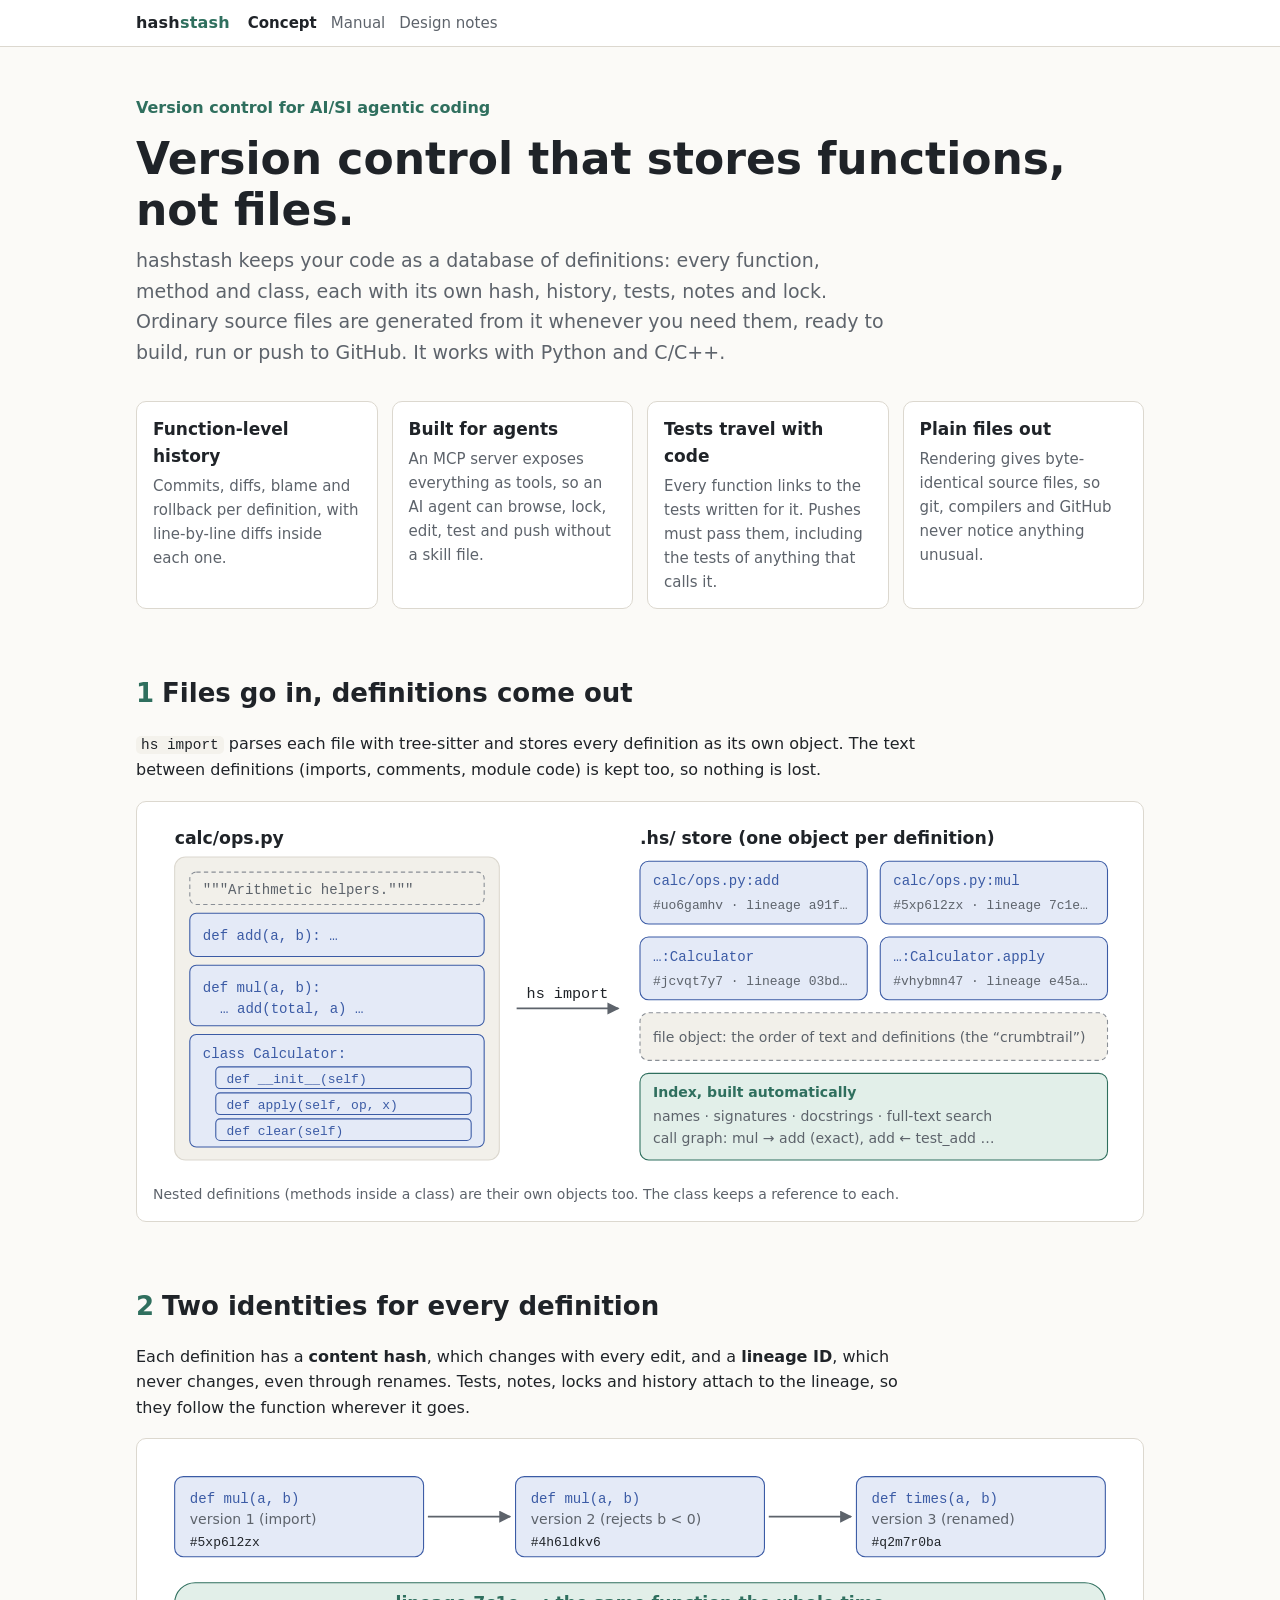
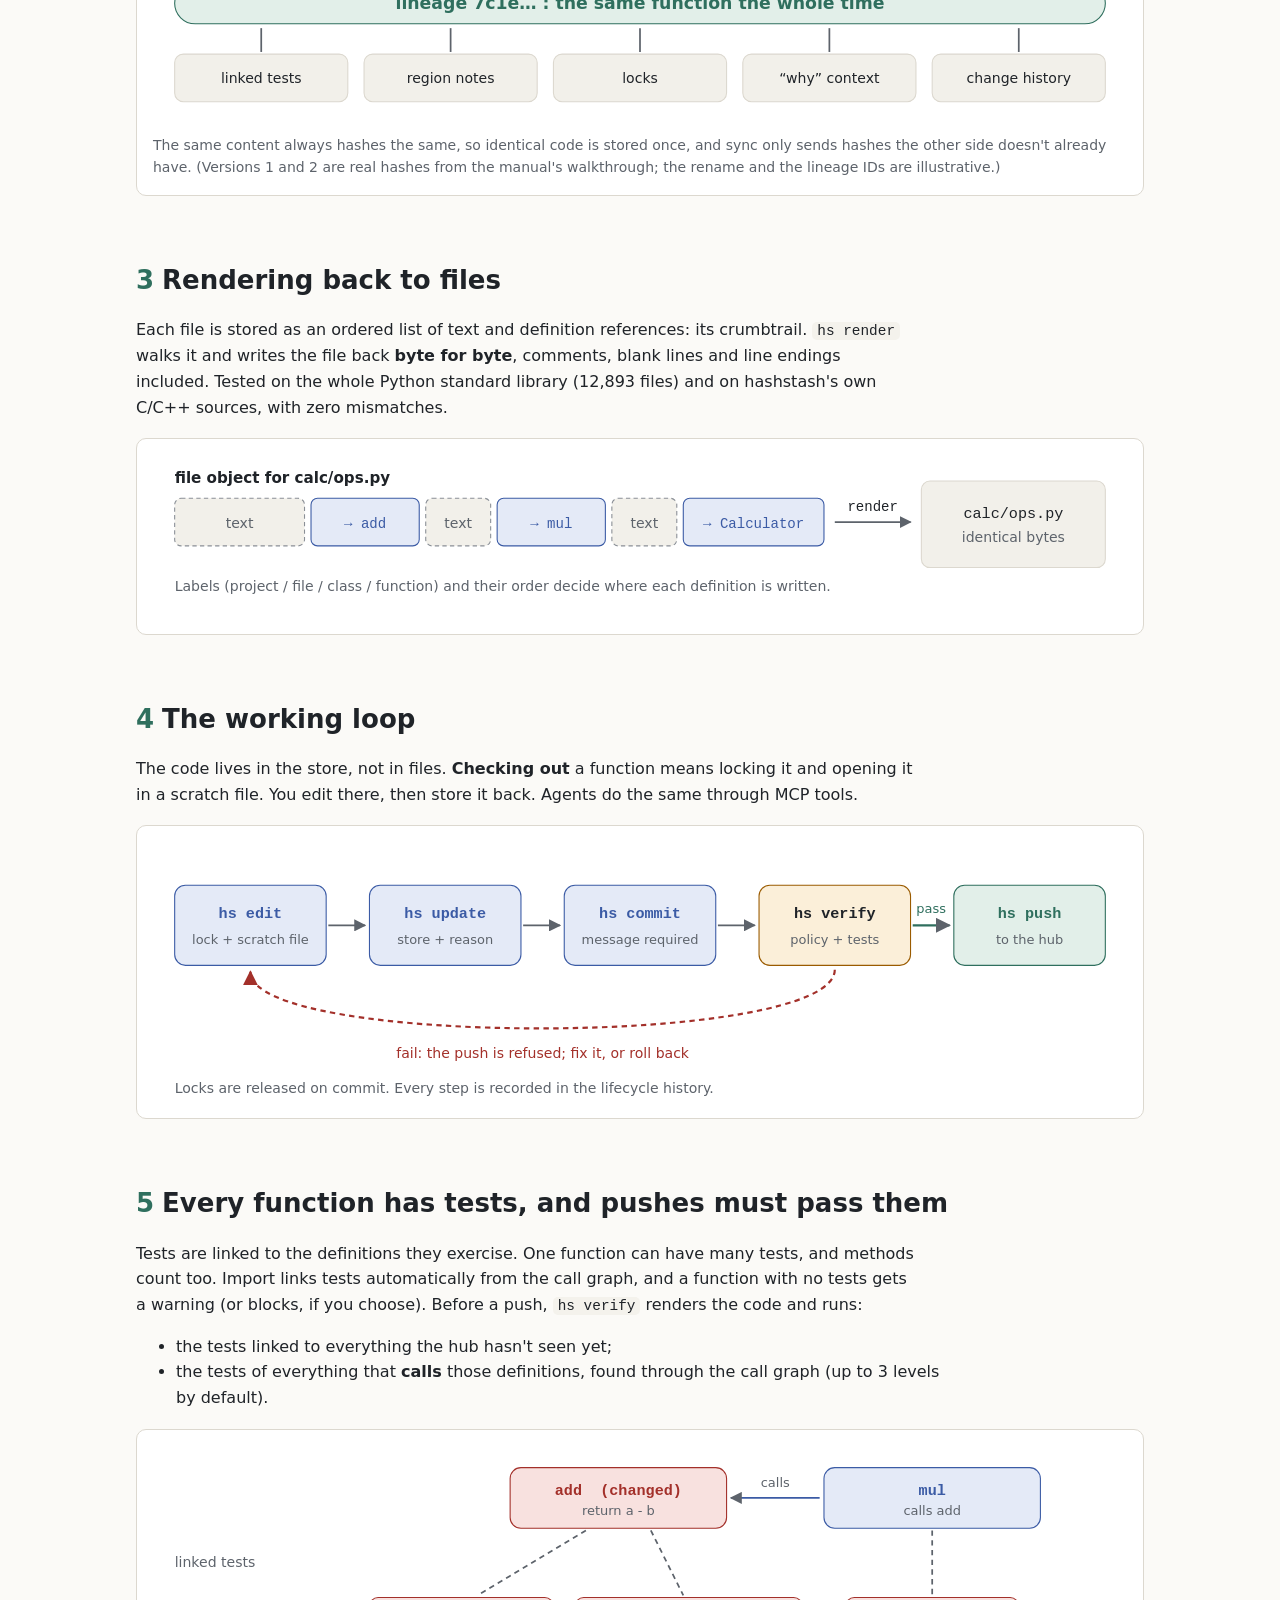
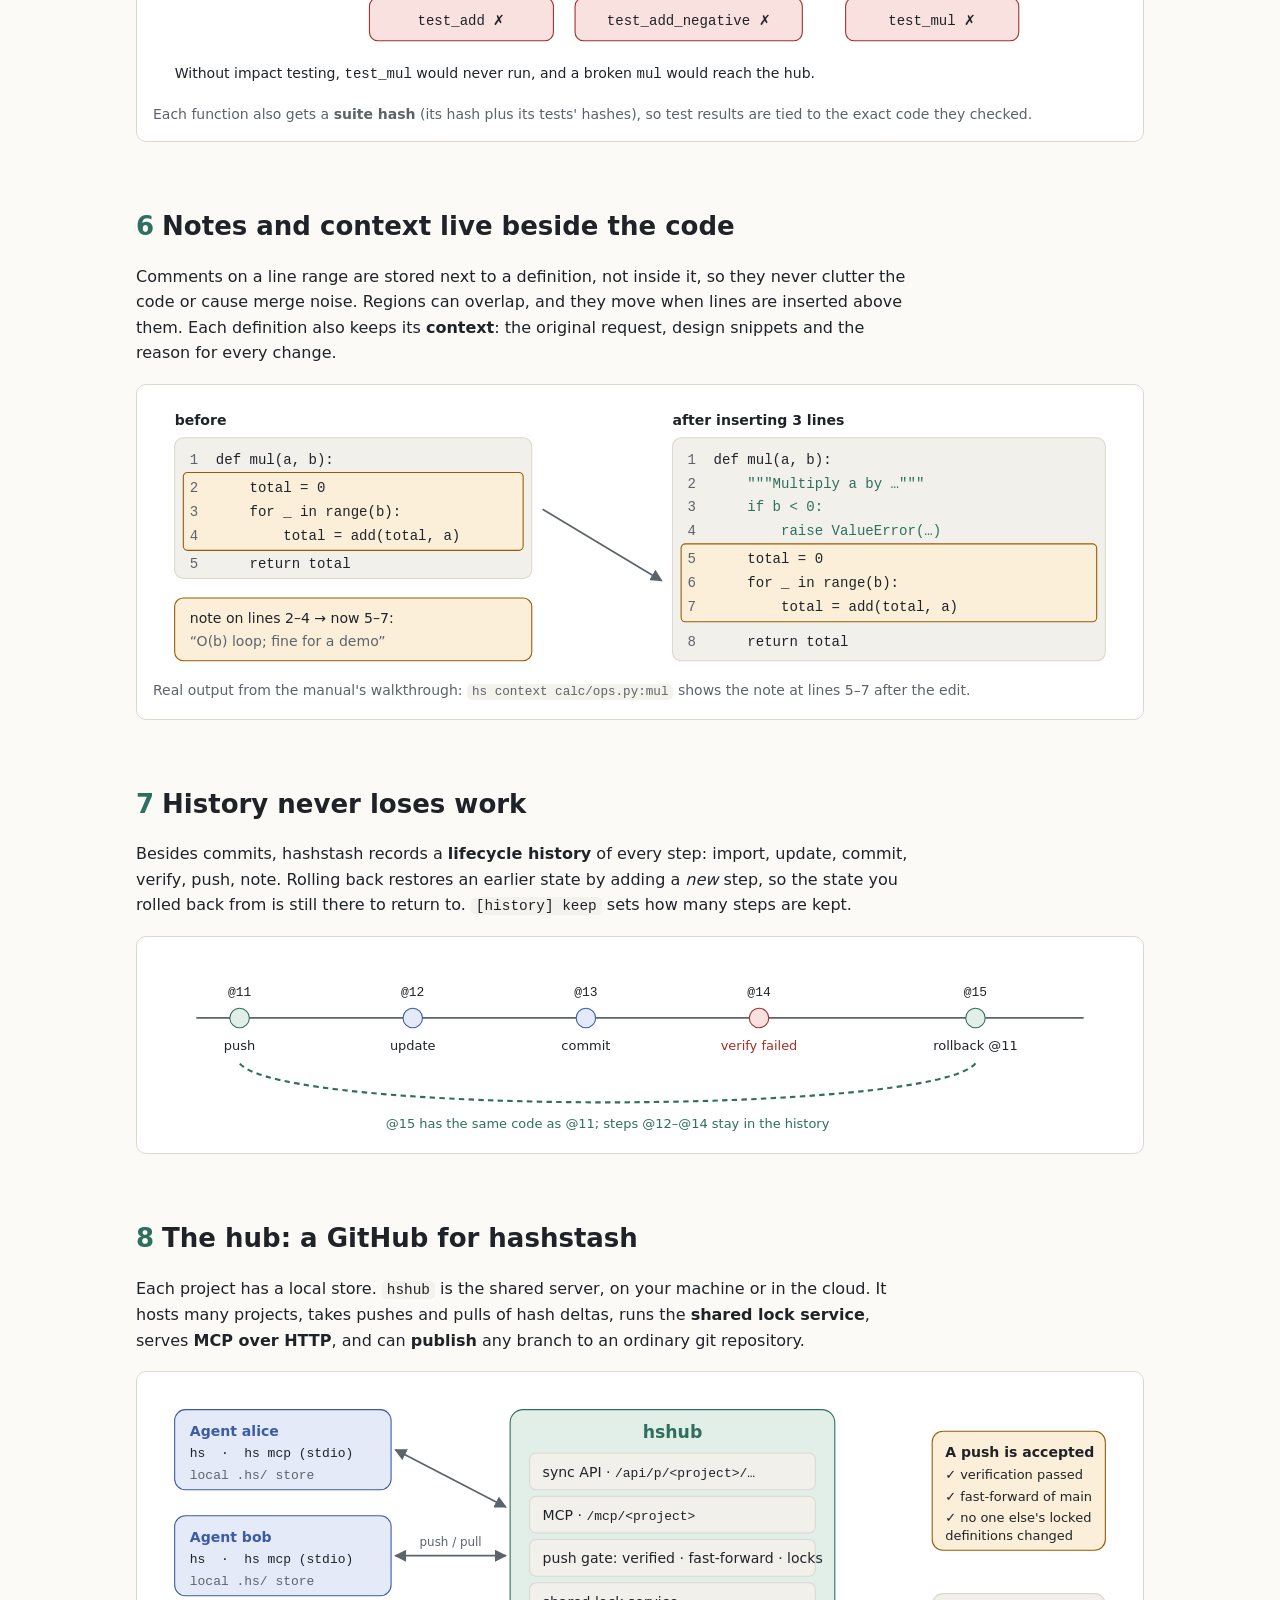
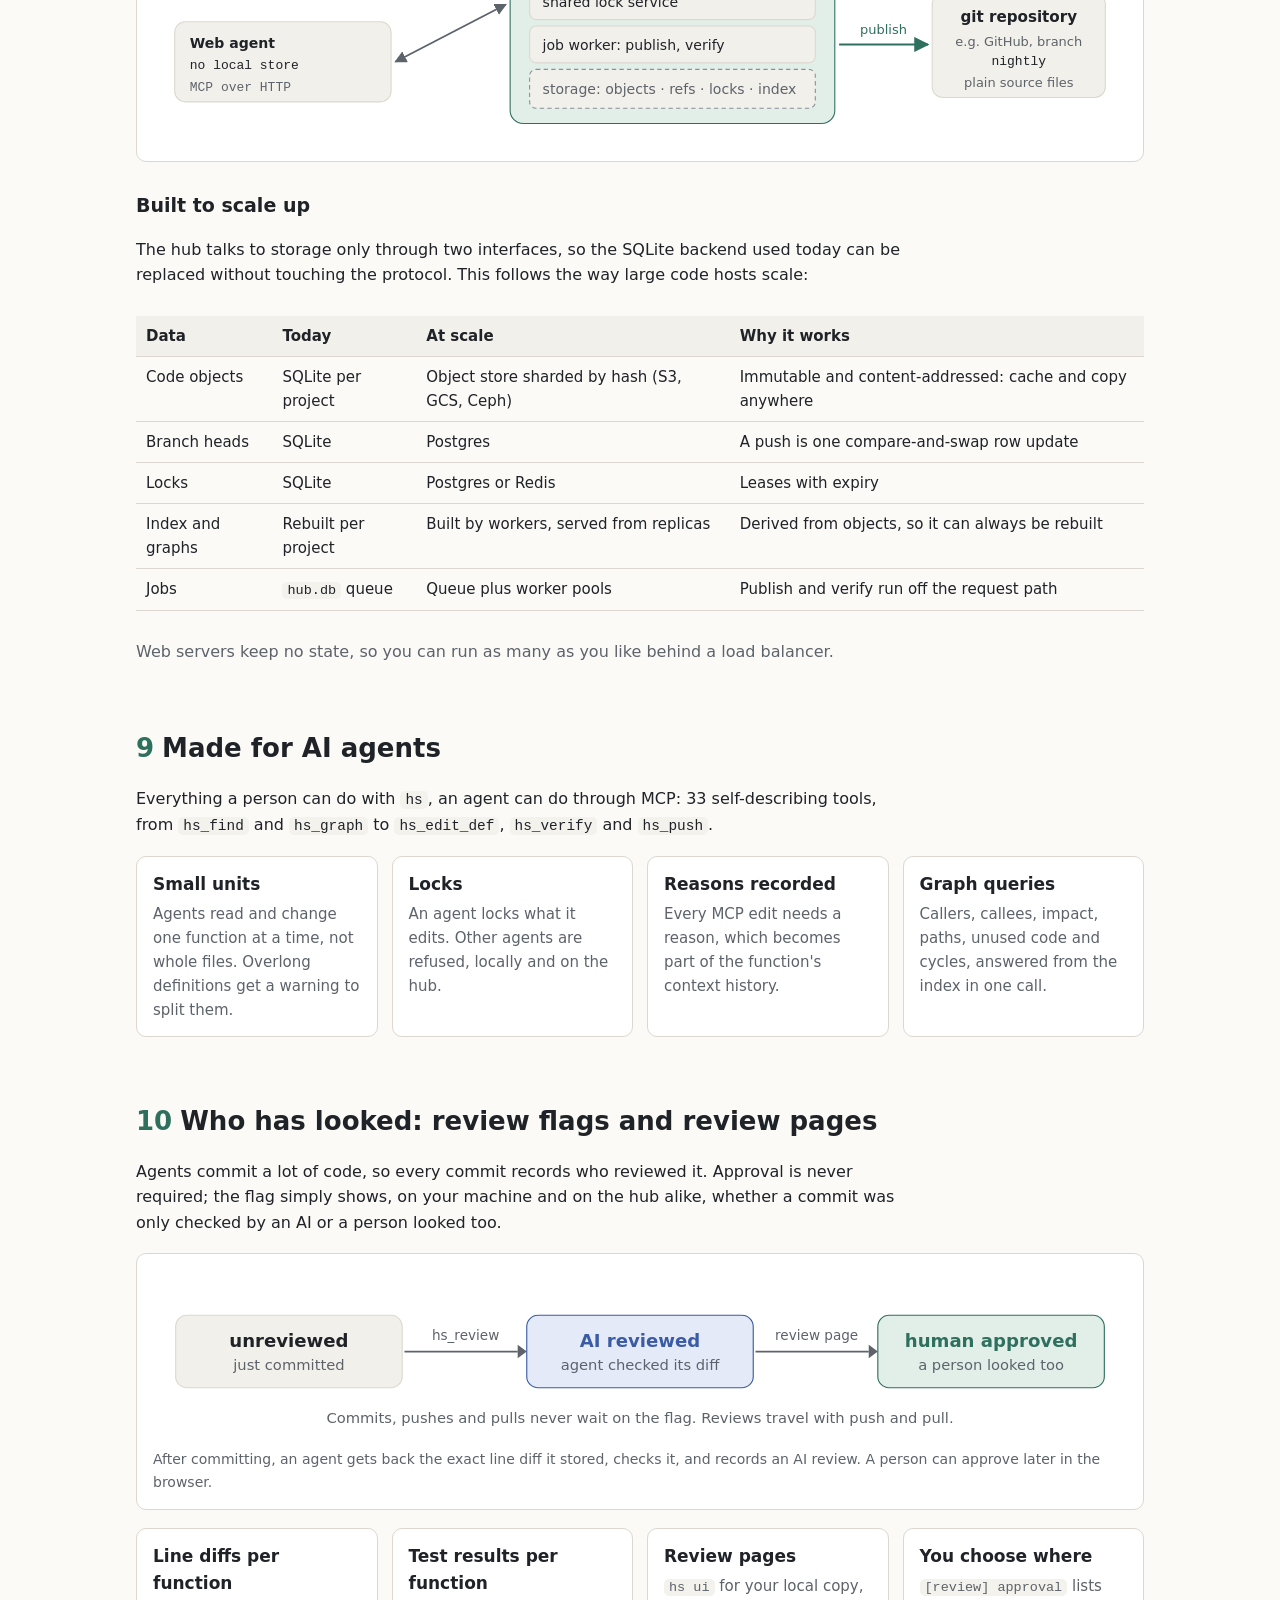
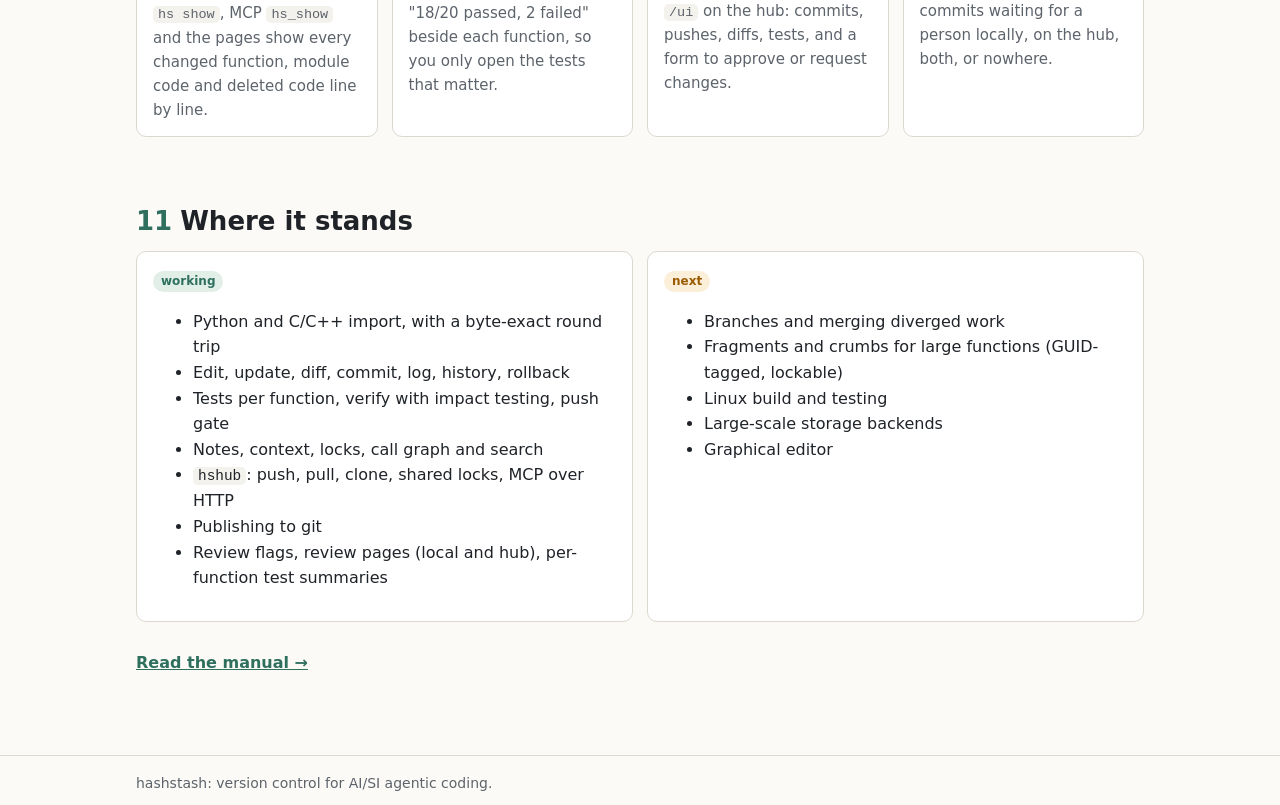
<file: docs/index.html>
<!doctype html>
<html lang="en">
<head>
<meta charset="utf-8">
<meta name="viewport" content="width=device-width, initial-scale=1">
<title>hashstash concept</title>
<meta name="description" content="hashstash: version control for AI/SI agentic coding. Code is stored as functions and classes, not files.">
<link rel="stylesheet" href="style.css">
</head>
<body>
<header class="top"><div class="inner">
  <a class="brand" href="index.html">hash<span>stash</span></a>
  <nav>
    <a href="index.html" aria-current="page">Concept</a>
    <a href="guide.html">Manual</a>
    <a href="DESIGN.md">Design notes</a>
  </nav>
</div></header>

<main>
<section class="hero">
  <p class="tag">Version control for AI/SI agentic coding</p>
  <h1>Version control that stores functions, not files.</h1>
  <p class="lead">hashstash keeps your code as a database of definitions: every function,
  method and class, each with its own hash, history, tests, notes and lock. Ordinary
  source files are generated from it whenever you need them, ready to build, run or push to GitHub.
  It works with Python and C/C++.</p>
</section>

<div class="cards">
  <div class="card"><h3>Function-level history</h3><p>Commits, diffs, blame and rollback per definition, with line-by-line diffs inside each one.</p></div>
  <div class="card"><h3>Built for agents</h3><p>An MCP server exposes everything as tools, so an AI agent can browse, lock, edit, test and push without a skill file.</p></div>
  <div class="card"><h3>Tests travel with code</h3><p>Every function links to the tests written for it. Pushes must pass them, including the tests of anything that calls it.</p></div>
  <div class="card"><h3>Plain files out</h3><p>Rendering gives byte-identical source files, so git, compilers and GitHub never notice anything unusual.</p></div>
</div>

<h2 id="files"><span class="num">1</span>Files go in, definitions come out</h2>
<p><code>hs import</code> parses each file with tree-sitter and stores every definition as its
own object. The text between definitions (imports, comments, module code) is kept too,
so nothing is lost.</p>
<div class="figure">
<svg viewBox="0 0 900 330" role="img" aria-labelledby="f1t">
  <title id="f1t">A Python file split into stored definitions</title>
  <defs>
    <marker id="ar" viewBox="0 0 10 10" refX="9" refY="5" markerWidth="7" markerHeight="7" orient="auto-start-reverse"><path d="M0,0 L10,5 L0,10 z" class="arrowfill"/></marker>
  </defs>
  <text x="20" y="24" font-weight="600">calc/ops.py</text>
  <rect x="20" y="36" width="300" height="280" rx="10" class="box"/>
  <rect x="34" y="50" width="272" height="30" rx="6" class="glue"/>
  <text x="46" y="70" class="mono muted" font-size="13">"""Arithmetic helpers."""</text>
  <rect x="34" y="88" width="272" height="40" rx="6" class="def"/>
  <text x="46" y="113" class="mono deftext" font-size="13">def add(a, b): …</text>
  <rect x="34" y="136" width="272" height="56" rx="6" class="def"/>
  <text x="46" y="161" class="mono deftext" font-size="13">def mul(a, b):</text>
  <text x="62" y="180" class="mono deftext" font-size="13">… add(total, a) …</text>
  <rect x="34" y="200" width="272" height="104" rx="6" class="def"/>
  <text x="46" y="222" class="mono deftext" font-size="13">class Calculator:</text>
  <rect x="58" y="230" width="236" height="20" rx="4" class="def"/>
  <text x="68" y="245" class="mono deftext" font-size="12">def __init__(self)</text>
  <rect x="58" y="254" width="236" height="20" rx="4" class="def"/>
  <text x="68" y="269" class="mono deftext" font-size="12">def apply(self, op, x)</text>
  <rect x="58" y="278" width="236" height="20" rx="4" class="def"/>
  <text x="68" y="293" class="mono deftext" font-size="12">def clear(self)</text>

  <line x1="336" y1="176" x2="430" y2="176" class="line" marker-end="url(#ar)"/>
  <text x="383" y="166" text-anchor="middle" class="mono" font-size="14">hs import</text>

  <text x="450" y="24" font-weight="600">.hs/ store (one object per definition)</text>
  <g font-size="13">
    <rect x="450" y="40" width="210" height="58" rx="8" class="def"/>
    <text x="462" y="62" class="mono deftext">calc/ops.py:add</text>
    <text x="462" y="84" class="mono muted" font-size="12">#uo6gamhv · lineage a91f…</text>
    <rect x="672" y="40" width="210" height="58" rx="8" class="def"/>
    <text x="684" y="62" class="mono deftext">calc/ops.py:mul</text>
    <text x="684" y="84" class="mono muted" font-size="12">#5xp6l2zx · lineage 7c1e…</text>
    <rect x="450" y="110" width="210" height="58" rx="8" class="def"/>
    <text x="462" y="132" class="mono deftext">…:Calculator</text>
    <text x="462" y="154" class="mono muted" font-size="12">#jcvqt7y7 · lineage 03bd…</text>
    <rect x="672" y="110" width="210" height="58" rx="8" class="def"/>
    <text x="684" y="132" class="mono deftext">…:Calculator.apply</text>
    <text x="684" y="154" class="mono muted" font-size="12">#vhybmn47 · lineage e45a…</text>
    <rect x="450" y="180" width="432" height="44" rx="8" class="glue"/>
    <text x="462" y="207" class="muted">file object: the order of text and definitions (the “crumbtrail”)</text>
    <rect x="450" y="236" width="432" height="80" rx="8" class="acc"/>
    <text x="462" y="258" class="acctext" font-weight="600">Index, built automatically</text>
    <text x="462" y="280" class="muted">names · signatures · docstrings · full-text search</text>
    <text x="462" y="300" class="muted">call graph: mul → add (exact), add ← test_add …</text>
  </g>
</svg>
<div class="cap">Nested definitions (methods inside a class) are their own objects too. The class keeps a reference to each.</div>
</div>

<h2 id="identity"><span class="num">2</span>Two identities for every definition</h2>
<p>Each definition has a <b>content hash</b>, which changes with every edit, and a <b>lineage ID</b>,
which never changes, even through renames. Tests, notes, locks and history attach to the lineage,
so they follow the function wherever it goes.</p>
<div class="figure">
<svg viewBox="0 0 900 250" role="img" aria-labelledby="f2t">
  <title id="f2t">Content hashes change per version; the lineage stays the same</title>
  <defs>
    <marker id="ar2" viewBox="0 0 10 10" refX="9" refY="5" markerWidth="7" markerHeight="7" orient="auto"><path d="M0,0 L10,5 L0,10 z" class="arrowfill"/></marker>
  </defs>
  <g font-size="13">
    <rect x="20" y="20" width="230" height="74" rx="8" class="def"/>
    <text x="34" y="44" class="mono deftext">def mul(a, b)</text>
    <text x="34" y="64" class="muted">version 1 (import)</text>
    <text x="34" y="84" class="mono" font-size="12">#5xp6l2zx</text>
    <rect x="335" y="20" width="230" height="74" rx="8" class="def"/>
    <text x="349" y="44" class="mono deftext">def mul(a, b)</text>
    <text x="349" y="64" class="muted">version 2 (rejects b &lt; 0)</text>
    <text x="349" y="84" class="mono" font-size="12">#4h6ldkv6</text>
    <rect x="650" y="20" width="230" height="74" rx="8" class="def"/>
    <text x="664" y="44" class="mono deftext">def times(a, b)</text>
    <text x="664" y="64" class="muted">version 3 (renamed)</text>
    <text x="664" y="84" class="mono" font-size="12">#q2m7r0ba</text>
  </g>
  <line x1="254" y1="57" x2="330" y2="57" class="line" marker-end="url(#ar2)"/>
  <line x1="569" y1="57" x2="645" y2="57" class="line" marker-end="url(#ar2)"/>
  <rect x="20" y="118" width="860" height="38" rx="19" class="acc"/>
  <text x="450" y="142" text-anchor="middle" class="acctext" font-weight="600">lineage 7c1e… : the same function the whole time</text>
  <g font-size="13">
    <rect x="20"  y="184" width="160" height="44" rx="8" class="box"/><text x="100" y="211" text-anchor="middle">linked tests</text>
    <rect x="195" y="184" width="160" height="44" rx="8" class="box"/><text x="275" y="211" text-anchor="middle">region notes</text>
    <rect x="370" y="184" width="160" height="44" rx="8" class="box"/><text x="450" y="211" text-anchor="middle">locks</text>
    <rect x="545" y="184" width="160" height="44" rx="8" class="box"/><text x="625" y="211" text-anchor="middle">“why” context</text>
    <rect x="720" y="184" width="160" height="44" rx="8" class="box"/><text x="800" y="211" text-anchor="middle">change history</text>
  </g>
  <g class="line">
    <line x1="100" y1="160" x2="100" y2="182"/><line x1="275" y1="160" x2="275" y2="182"/>
    <line x1="450" y1="160" x2="450" y2="182"/><line x1="625" y1="160" x2="625" y2="182"/>
    <line x1="800" y1="160" x2="800" y2="182"/>
  </g>
</svg>
<div class="cap">The same content always hashes the same, so identical code is stored once, and sync only sends hashes the other side doesn't already have.
(Versions 1 and 2 are real hashes from the manual's walkthrough; the rename and the lineage IDs are illustrative.)</div>
</div>

<h2 id="render"><span class="num">3</span>Rendering back to files</h2>
<p>Each file is stored as an ordered list of text and definition references: its crumbtrail.
<code>hs render</code> walks it and writes the file back <b>byte for byte</b>, comments, blank lines and
line endings included. Tested on the whole Python standard library (12,893 files) and on
hashstash's own C/C++ sources, with zero mismatches.</p>
<div class="figure">
<svg viewBox="0 0 900 150" role="img" aria-labelledby="f3t">
  <title id="f3t">A crumbtrail rendering to a file</title>
  <defs>
    <marker id="ar3" viewBox="0 0 10 10" refX="9" refY="5" markerWidth="7" markerHeight="7" orient="auto"><path d="M0,0 L10,5 L0,10 z" class="arrowfill"/></marker>
  </defs>
  <g font-size="13">
    <rect x="20"  y="40" width="120" height="44" rx="6" class="glue"/><text x="80"  y="67" text-anchor="middle" class="muted">text</text>
    <rect x="146" y="40" width="100" height="44" rx="6" class="def"/><text x="196" y="67" text-anchor="middle" class="mono deftext">→ add</text>
    <rect x="252" y="40" width="60"  height="44" rx="6" class="glue"/><text x="282" y="67" text-anchor="middle" class="muted">text</text>
    <rect x="318" y="40" width="100" height="44" rx="6" class="def"/><text x="368" y="67" text-anchor="middle" class="mono deftext">→ mul</text>
    <rect x="424" y="40" width="60"  height="44" rx="6" class="glue"/><text x="454" y="67" text-anchor="middle" class="muted">text</text>
    <rect x="490" y="40" width="130" height="44" rx="6" class="def"/><text x="555" y="67" text-anchor="middle" class="mono deftext">→ Calculator</text>
  </g>
  <text x="20" y="26" font-weight="600" font-size="14">file object for calc/ops.py</text>
  <line x1="630" y1="62" x2="700" y2="62" class="line" marker-end="url(#ar3)"/>
  <text x="665" y="52" text-anchor="middle" class="mono" font-size="13">render</text>
  <rect x="710" y="24" width="170" height="80" rx="8" class="box"/>
  <text x="795" y="58" text-anchor="middle" class="mono" font-size="14">calc/ops.py</text>
  <text x="795" y="80" text-anchor="middle" class="muted" font-size="13">identical bytes</text>
  <text x="20" y="126" class="muted" font-size="13">Labels (project / file / class / function) and their order decide where each definition is written.</text>
</svg>
</div>

<h2 id="loop"><span class="num">4</span>The working loop</h2>
<p>The code lives in the store, not in files. <b>Checking out</b> a function means locking it and opening
it in a scratch file. You edit there, then store it back. Agents do the same through MCP tools.</p>
<div class="figure">
<svg viewBox="0 0 900 240" role="img" aria-labelledby="f4t">
  <title id="f4t">edit, update, commit, verify, push</title>
  <defs>
    <marker id="ar4" viewBox="0 0 10 10" refX="9" refY="5" markerWidth="7" markerHeight="7" orient="auto"><path d="M0,0 L10,5 L0,10 z" class="arrowfill"/></marker>
    <marker id="ar4b" viewBox="0 0 10 10" refX="9" refY="5" markerWidth="7" markerHeight="7" orient="auto"><path d="M0,0 L10,5 L0,10 z" class="badfill"/></marker>
  </defs>
  <g font-size="14">
    <rect x="20"  y="40" width="140" height="74" rx="10" class="def"/>
    <text x="90" y="70" text-anchor="middle" class="mono deftext" font-weight="600">hs edit</text>
    <text x="90" y="94" text-anchor="middle" class="muted" font-size="12">lock + scratch file</text>
    <rect x="200" y="40" width="140" height="74" rx="10" class="def"/>
    <text x="270" y="70" text-anchor="middle" class="mono deftext" font-weight="600">hs update</text>
    <text x="270" y="94" text-anchor="middle" class="muted" font-size="12">store + reason</text>
    <rect x="380" y="40" width="140" height="74" rx="10" class="def"/>
    <text x="450" y="70" text-anchor="middle" class="mono deftext" font-weight="600">hs commit</text>
    <text x="450" y="94" text-anchor="middle" class="muted" font-size="12">message required</text>
    <rect x="560" y="40" width="140" height="74" rx="10" class="warnbox"/>
    <text x="630" y="70" text-anchor="middle" class="mono" font-weight="600">hs verify</text>
    <text x="630" y="94" text-anchor="middle" class="muted" font-size="12">policy + tests</text>
    <rect x="740" y="40" width="140" height="74" rx="10" class="acc"/>
    <text x="810" y="70" text-anchor="middle" class="mono acctext" font-weight="600">hs push</text>
    <text x="810" y="94" text-anchor="middle" class="muted" font-size="12">to the hub</text>
  </g>
  <line x1="162" y1="77" x2="196" y2="77" class="line" marker-end="url(#ar4)"/>
  <line x1="342" y1="77" x2="376" y2="77" class="line" marker-end="url(#ar4)"/>
  <line x1="522" y1="77" x2="556" y2="77" class="line" marker-end="url(#ar4)"/>
  <line x1="702" y1="77" x2="736" y2="77" class="accline" marker-end="url(#ar4)"/>
  <text x="719" y="66" text-anchor="middle" class="acctext" font-size="12">pass</text>
  <path d="M630,118 C630,190 90,190 90,120" class="badline dash" marker-end="url(#ar4b)"/>
  <text x="360" y="200" text-anchor="middle" class="badtext" font-size="13">fail: the push is refused; fix it, or roll back</text>
  <text x="20" y="232" class="muted" font-size="13">Locks are released on commit. Every step is recorded in the lifecycle history.</text>
</svg>
</div>

<h2 id="tests"><span class="num">5</span>Every function has tests, and pushes must pass them</h2>
<p>Tests are linked to the definitions they exercise. One function can have many tests, and methods
count too. Import links tests automatically from the call graph, and a function with no tests gets a warning (or blocks, if you choose).
Before a push, <code>hs verify</code> renders the code and runs:</p>
<ul>
  <li>the tests linked to everything the hub hasn't seen yet;</li>
  <li>the tests of everything that <b>calls</b> those definitions, found through the call graph (up to 3 levels by default).</li>
</ul>
<div class="figure">
<svg viewBox="0 0 900 230" role="img" aria-labelledby="f5t">
  <title id="f5t">Changing add also runs the tests of mul, which calls add</title>
  <defs>
    <marker id="ar5" viewBox="0 0 10 10" refX="9" refY="5" markerWidth="7" markerHeight="7" orient="auto"><path d="M0,0 L10,5 L0,10 z" class="arrowfill"/></marker>
  </defs>
  <g font-size="14">
    <rect x="330" y="20" width="200" height="56" rx="10" class="badbox"/>
    <text x="430" y="45" text-anchor="middle" class="mono badtext" font-weight="600">add  (changed)</text>
    <text x="430" y="64" text-anchor="middle" class="muted" font-size="12">return a - b</text>
    <rect x="620" y="20" width="200" height="56" rx="10" class="def"/>
    <text x="720" y="45" text-anchor="middle" class="mono deftext" font-weight="600">mul</text>
    <text x="720" y="64" text-anchor="middle" class="muted" font-size="12">calls add</text>
  </g>
  <line x1="616" y1="48" x2="534" y2="48" class="defline" marker-end="url(#ar5)"/>
  <text x="575" y="38" text-anchor="middle" class="muted" font-size="12">calls</text>
  <g font-size="13">
    <rect x="200" y="140" width="170" height="40" rx="8" class="badbox"/><text x="285" y="165" text-anchor="middle" class="mono">test_add ✗</text>
    <rect x="390" y="140" width="210" height="40" rx="8" class="badbox"/><text x="495" y="165" text-anchor="middle" class="mono">test_add_negative ✗</text>
    <rect x="640" y="140" width="160" height="40" rx="8" class="badbox"/><text x="720" y="165" text-anchor="middle" class="mono">test_mul ✗</text>
  </g>
  <g class="line dash">
    <line x1="400" y1="78" x2="300" y2="138"/><line x1="460" y1="78" x2="490" y2="138"/>
    <line x1="720" y1="78" x2="720" y2="138"/>
  </g>
  <text x="20" y="112" class="muted" font-size="13">linked tests</text>
  <text x="20" y="214" font-size="13">Without impact testing, <tspan class="mono">test_mul</tspan> would never run, and a broken <tspan class="mono">mul</tspan> would reach the hub.</text>
</svg>
<div class="cap">Each function also gets a <b>suite hash</b> (its hash plus its tests' hashes), so test results are tied to the exact code they checked.</div>
</div>

<h2 id="notes"><span class="num">6</span>Notes and context live beside the code</h2>
<p>Comments on a line range are stored next to a definition, not inside it, so they never clutter the code or
cause merge noise. Regions can overlap, and they move when lines are inserted above them. Each
definition also keeps its <b>context</b>: the original request, design snippets and the reason for every change.</p>
<div class="figure">
<svg viewBox="0 0 900 250" role="img" aria-labelledby="f6t">
  <title id="f6t">A note moving with its lines after an edit</title>
  <defs>
    <marker id="ar6" viewBox="0 0 10 10" refX="9" refY="5" markerWidth="7" markerHeight="7" orient="auto"><path d="M0,0 L10,5 L0,10 z" class="arrowfill"/></marker>
  </defs>
  <g font-size="13" class="mono">
    <text x="20" y="22" font-weight="600" class="" style="font-family:var(--sans)">before</text>
    <rect x="20" y="34" width="330" height="130" rx="8" class="box"/>
    <text x="34" y="58" class="muted">1</text><text x="58" y="58">def mul(a, b):</text>
    <rect x="28" y="66" width="314" height="72" rx="4" class="warnbox"/>
    <text x="34" y="84" class="muted">2</text><text x="58" y="84">    total = 0</text>
    <text x="34" y="106" class="muted">3</text><text x="58" y="106">    for _ in range(b):</text>
    <text x="34" y="128" class="muted">4</text><text x="58" y="128">        total = add(total, a)</text>
    <text x="34" y="154" class="muted">5</text><text x="58" y="154">    return total</text>

    <text x="480" y="22" font-weight="600" style="font-family:var(--sans)">after inserting 3 lines</text>
    <rect x="480" y="34" width="400" height="206" rx="8" class="box"/>
    <text x="494" y="58" class="muted">1</text><text x="518" y="58">def mul(a, b):</text>
    <text x="494" y="80" class="muted">2</text><text x="518" y="80" class="acctext">    """Multiply a by …"""</text>
    <text x="494" y="102" class="muted">3</text><text x="518" y="102" class="acctext">    if b &lt; 0:</text>
    <text x="494" y="124" class="muted">4</text><text x="518" y="124" class="acctext">        raise ValueError(…)</text>
    <rect x="488" y="132" width="384" height="72" rx="4" class="warnbox"/>
    <text x="494" y="150" class="muted">5</text><text x="518" y="150">    total = 0</text>
    <text x="494" y="172" class="muted">6</text><text x="518" y="172">    for _ in range(b):</text>
    <text x="494" y="194" class="muted">7</text><text x="518" y="194">        total = add(total, a)</text>
    <text x="494" y="226" class="muted">8</text><text x="518" y="226">    return total</text>
  </g>
  <line x1="360" y1="100" x2="470" y2="166" class="line" marker-end="url(#ar6)"/>
  <rect x="20" y="182" width="330" height="58" rx="8" class="warnbox"/>
  <text x="34" y="205" font-size="13">note on lines 2–4 → now 5–7:</text>
  <text x="34" y="226" font-size="13" class="muted">“O(b) loop; fine for a demo”</text>
</svg>
<div class="cap">Real output from the manual's walkthrough: <code>hs context calc/ops.py:mul</code> shows the note at lines 5–7 after the edit.</div>
</div>

<h2 id="history"><span class="num">7</span>History never loses work</h2>
<p>Besides commits, hashstash records a <b>lifecycle history</b> of every step: import, update, commit, verify, push, note.
Rolling back restores an earlier state by adding a <i>new</i> step, so the state you rolled back from is still there
to return to. <code>[history] keep</code> sets how many steps are kept.</p>
<div class="figure">
<svg viewBox="0 0 900 170" role="img" aria-labelledby="f7t">
  <title id="f7t">Rollback adds a step instead of deleting</title>
  <line x1="40" y1="60" x2="860" y2="60" class="line"/>
  <g font-size="12">
    <circle cx="80"  cy="60" r="9" class="acc"/><text x="80"  y="40" text-anchor="middle" class="mono">@11</text><text x="80"  y="90" text-anchor="middle">push</text>
    <circle cx="240" cy="60" r="9" class="def"/><text x="240" y="40" text-anchor="middle" class="mono">@12</text><text x="240" y="90" text-anchor="middle">update</text>
    <circle cx="400" cy="60" r="9" class="def"/><text x="400" y="40" text-anchor="middle" class="mono">@13</text><text x="400" y="90" text-anchor="middle">commit</text>
    <circle cx="560" cy="60" r="9" class="badbox"/><text x="560" y="40" text-anchor="middle" class="mono">@14</text><text x="560" y="90" text-anchor="middle" class="badtext">verify failed</text>
    <circle cx="760" cy="60" r="9" class="acc"/><text x="760" y="40" text-anchor="middle" class="mono">@15</text><text x="760" y="90" text-anchor="middle">rollback @11</text>
  </g>
  <path d="M760,102 C720,150 120,150 80,102" class="accline dash"/>
  <text x="420" y="162" text-anchor="middle" class="acctext" font-size="12">@15 has the same code as @11; steps @12–@14 stay in the history</text>
</svg>
</div>

<h2 id="hub"><span class="num">8</span>The hub: a GitHub for hashstash</h2>
<p>Each project has a local store. <code>hshub</code> is the shared server, on your machine or in the cloud.
It hosts many projects, takes pushes and pulls of hash deltas, runs the <b>shared lock service</b>, serves
<b>MCP over HTTP</b>, and can <b>publish</b> any branch to an ordinary git repository.</p>
<div class="figure">
<svg viewBox="0 0 900 330" role="img" aria-labelledby="f8t">
  <title id="f8t">Agents, the hub, and publishing to GitHub</title>
  <defs>
    <marker id="ar8" viewBox="0 0 10 10" refX="9" refY="5" markerWidth="7" markerHeight="7" orient="auto-start-reverse"><path d="M0,0 L10,5 L0,10 z" class="arrowfill"/></marker>
    <marker id="ar8a" viewBox="0 0 10 10" refX="9" refY="5" markerWidth="7" markerHeight="7" orient="auto"><path d="M0,0 L10,5 L0,10 z" class="accfill"/></marker>
  </defs>
  <g font-size="13">
    <rect x="20" y="20" width="200" height="74" rx="10" class="def"/>
    <text x="34" y="44" class="deftext" font-weight="600">Agent alice</text>
    <text x="34" y="64" class="mono" font-size="12">hs  ·  hs mcp (stdio)</text>
    <text x="34" y="84" class="mono muted" font-size="12">local .hs/ store</text>
    <rect x="20" y="118" width="200" height="74" rx="10" class="def"/>
    <text x="34" y="142" class="deftext" font-weight="600">Agent bob</text>
    <text x="34" y="162" class="mono" font-size="12">hs  ·  hs mcp (stdio)</text>
    <text x="34" y="182" class="mono muted" font-size="12">local .hs/ store</text>
    <rect x="20" y="216" width="200" height="74" rx="10" class="box"/>
    <text x="34" y="240" font-weight="600">Web agent</text>
    <text x="34" y="260" class="mono" font-size="12">no local store</text>
    <text x="34" y="280" class="mono muted" font-size="12">MCP over HTTP</text>
  </g>
  <line x1="224" y1="57"  x2="326" y2="110" class="line" marker-start="url(#ar8)" marker-end="url(#ar8)"/>
  <line x1="224" y1="155" x2="326" y2="155" class="line" marker-start="url(#ar8)" marker-end="url(#ar8)"/>
  <line x1="224" y1="253" x2="326" y2="200" class="line" marker-start="url(#ar8)" marker-end="url(#ar8)"/>
  <text x="275" y="146" text-anchor="middle" class="muted" font-size="11">push / pull</text>

  <rect x="330" y="20" width="300" height="290" rx="12" class="acc"/>
  <text x="480" y="46" text-anchor="middle" class="acctext" font-weight="700" font-size="16">hshub</text>
  <g font-size="13">
    <rect x="348" y="60"  width="264" height="34" rx="6" class="box"/><text x="360" y="82">sync API · <tspan class="mono" font-size="12">/api/p/&lt;project&gt;/…</tspan></text>
    <rect x="348" y="100" width="264" height="34" rx="6" class="box"/><text x="360" y="122">MCP · <tspan class="mono" font-size="12">/mcp/&lt;project&gt;</tspan></text>
    <rect x="348" y="140" width="264" height="34" rx="6" class="box"/><text x="360" y="162">push gate: verified · fast-forward · locks</text>
    <rect x="348" y="180" width="264" height="34" rx="6" class="box"/><text x="360" y="202">shared lock service</text>
    <rect x="348" y="220" width="264" height="34" rx="6" class="box"/><text x="360" y="242">job worker: publish, verify</text>
    <rect x="348" y="260" width="264" height="36" rx="6" class="glue"/><text x="360" y="283" class="muted">storage: objects · refs · locks · index</text>
  </g>

  <line x1="634" y1="237" x2="716" y2="237" class="accline" marker-end="url(#ar8a)"/>
  <text x="675" y="227" text-anchor="middle" class="acctext" font-size="12">publish</text>
  <rect x="720" y="190" width="160" height="96" rx="10" class="box"/>
  <text x="800" y="216" text-anchor="middle" font-weight="600" font-size="14">git repository</text>
  <text x="800" y="238" text-anchor="middle" class="muted" font-size="12">e.g. GitHub, branch</text>
  <text x="800" y="256" text-anchor="middle" class="mono" font-size="12">nightly</text>
  <text x="800" y="276" text-anchor="middle" class="muted" font-size="12">plain source files</text>
  <rect x="720" y="40" width="160" height="110" rx="10" class="warnbox"/>
  <text x="732" y="64" font-weight="600" font-size="13">A push is accepted</text>
  <text x="732" y="84" font-size="12">✓ verification passed</text>
  <text x="732" y="104" font-size="12">✓ fast-forward of main</text>
  <text x="732" y="124" font-size="12">✓ no one else's locked</text>
  <text x="732" y="140" font-size="12">   definitions changed</text>
</svg>
</div>

<h3>Built to scale up</h3>
<p>The hub talks to storage only through two interfaces, so the SQLite backend used today can be replaced
without touching the protocol. This follows the way large code hosts scale:</p>
<div class="tablewrap"><table>
  <tr><th>Data</th><th>Today</th><th>At scale</th><th>Why it works</th></tr>
  <tr><td>Code objects</td><td>SQLite per project</td><td>Object store sharded by hash (S3, GCS, Ceph)</td><td>Immutable and content-addressed: cache and copy anywhere</td></tr>
  <tr><td>Branch heads</td><td>SQLite</td><td>Postgres</td><td>A push is one compare-and-swap row update</td></tr>
  <tr><td>Locks</td><td>SQLite</td><td>Postgres or Redis</td><td>Leases with expiry</td></tr>
  <tr><td>Index and graphs</td><td>Rebuilt per project</td><td>Built by workers, served from replicas</td><td>Derived from objects, so it can always be rebuilt</td></tr>
  <tr><td>Jobs</td><td><code>hub.db</code> queue</td><td>Queue plus worker pools</td><td>Publish and verify run off the request path</td></tr>
</table></div>
<p class="muted">Web servers keep no state, so you can run as many as you like behind a load balancer.</p>

<h2 id="agents"><span class="num">9</span>Made for AI agents</h2>
<p>Everything a person can do with <code>hs</code>, an agent can do through MCP: 33 self-describing tools,
from <code>hs_find</code> and <code>hs_graph</code> to <code>hs_edit_def</code>, <code>hs_verify</code> and <code>hs_push</code>.</p>
<div class="cards">
  <div class="card"><h3>Small units</h3><p>Agents read and change one function at a time, not whole files. Overlong definitions get a warning to split them.</p></div>
  <div class="card"><h3>Locks</h3><p>An agent locks what it edits. Other agents are refused, locally and on the hub.</p></div>
  <div class="card"><h3>Reasons recorded</h3><p>Every MCP edit needs a reason, which becomes part of the function's context history.</p></div>
  <div class="card"><h3>Graph queries</h3><p>Callers, callees, impact, paths, unused code and cycles, answered from the index in one call.</p></div>
</div>

<h2 id="review"><span class="num">10</span>Who has looked: review flags and review pages</h2>
<p>Agents commit a lot of code, so every commit records who reviewed it. Approval is never required; the flag simply shows,
on your machine and on the hub alike, whether a commit was only checked by an AI or a person looked too.</p>
<div class="figure">
<svg viewBox="0 0 860 150" role="img" aria-label="Review flag of a commit going from unreviewed, to AI reviewed, to human approved">
  <rect class="box" x="20" y="40" width="200" height="64" rx="10"/>
  <text x="120" y="68" text-anchor="middle" font-weight="600">unreviewed</text>
  <text x="120" y="88" text-anchor="middle" class="muted" font-size="13">just committed</text>
  <rect class="def" x="330" y="40" width="200" height="64" rx="10"/>
  <text x="430" y="68" text-anchor="middle" font-weight="600" class="deftext">AI reviewed</text>
  <text x="430" y="88" text-anchor="middle" class="muted" font-size="13">agent checked its diff</text>
  <rect class="acc" x="640" y="40" width="200" height="64" rx="10"/>
  <text x="740" y="68" text-anchor="middle" font-weight="600" class="acctext">human approved</text>
  <text x="740" y="88" text-anchor="middle" class="muted" font-size="13">a person looked too</text>
  <path class="line" d="M222 72 H322"/><path class="arrowfill" d="M322 66 L330 72 L322 78 Z"/>
  <path class="line" d="M532 72 H632"/><path class="arrowfill" d="M632 66 L640 72 L632 78 Z"/>
  <text x="276" y="62" text-anchor="middle" font-size="12" class="muted">hs_review</text>
  <text x="586" y="62" text-anchor="middle" font-size="12" class="muted">review page</text>
  <text x="430" y="135" text-anchor="middle" font-size="13" class="muted">Commits, pushes and pulls never wait on the flag. Reviews travel with push and pull.</text>
</svg>
<div class="cap">After committing, an agent gets back the exact line diff it stored, checks it, and records an AI review. A person can approve later in the browser.</div>
</div>
<div class="cards">
  <div class="card"><h3>Line diffs per function</h3><p><code>hs show</code>, MCP <code>hs_show</code> and the pages show every changed function, module code and deleted code line by line.</p></div>
  <div class="card"><h3>Test results per function</h3><p>"18/20 passed, 2 failed" beside each function, so you only open the tests that matter.</p></div>
  <div class="card"><h3>Review pages</h3><p><code>hs ui</code> for your local copy, <code>/ui</code> on the hub: commits, pushes, diffs, tests, and a form to approve or request changes.</p></div>
  <div class="card"><h3>You choose where</h3><p><code>[review] approval</code> lists commits waiting for a person locally, on the hub, both, or nowhere.</p></div>
</div>

<h2 id="status"><span class="num">11</span>Where it stands</h2>
<div class="status">
  <div class="card">
    <h3><span class="pill done">working</span></h3>
    <ul>
      <li>Python and C/C++ import, with a byte-exact round trip</li>
      <li>Edit, update, diff, commit, log, history, rollback</li>
      <li>Tests per function, verify with impact testing, push gate</li>
      <li>Notes, context, locks, call graph and search</li>
      <li><code>hshub</code>: push, pull, clone, shared locks, MCP over HTTP</li>
      <li>Publishing to git</li>
      <li>Review flags, review pages (local and hub), per-function test summaries</li>
    </ul>
  </div>
  <div class="card">
    <h3><span class="pill next">next</span></h3>
    <ul>
      <li>Branches and merging diverged work</li>
      <li>Fragments and crumbs for large functions (GUID-tagged, lockable)</li>
      <li>Linux build and testing</li>
      <li>Large-scale storage backends</li>
      <li>Graphical editor</li>
    </ul>
  </div>
</div>
<p style="margin-top:28px"><a href="guide.html"><b>Read the manual →</b></a></p>
</main>

<footer><div class="inner">hashstash: version control for AI/SI agentic coding.</div></footer>
</body>
</html>
</file>
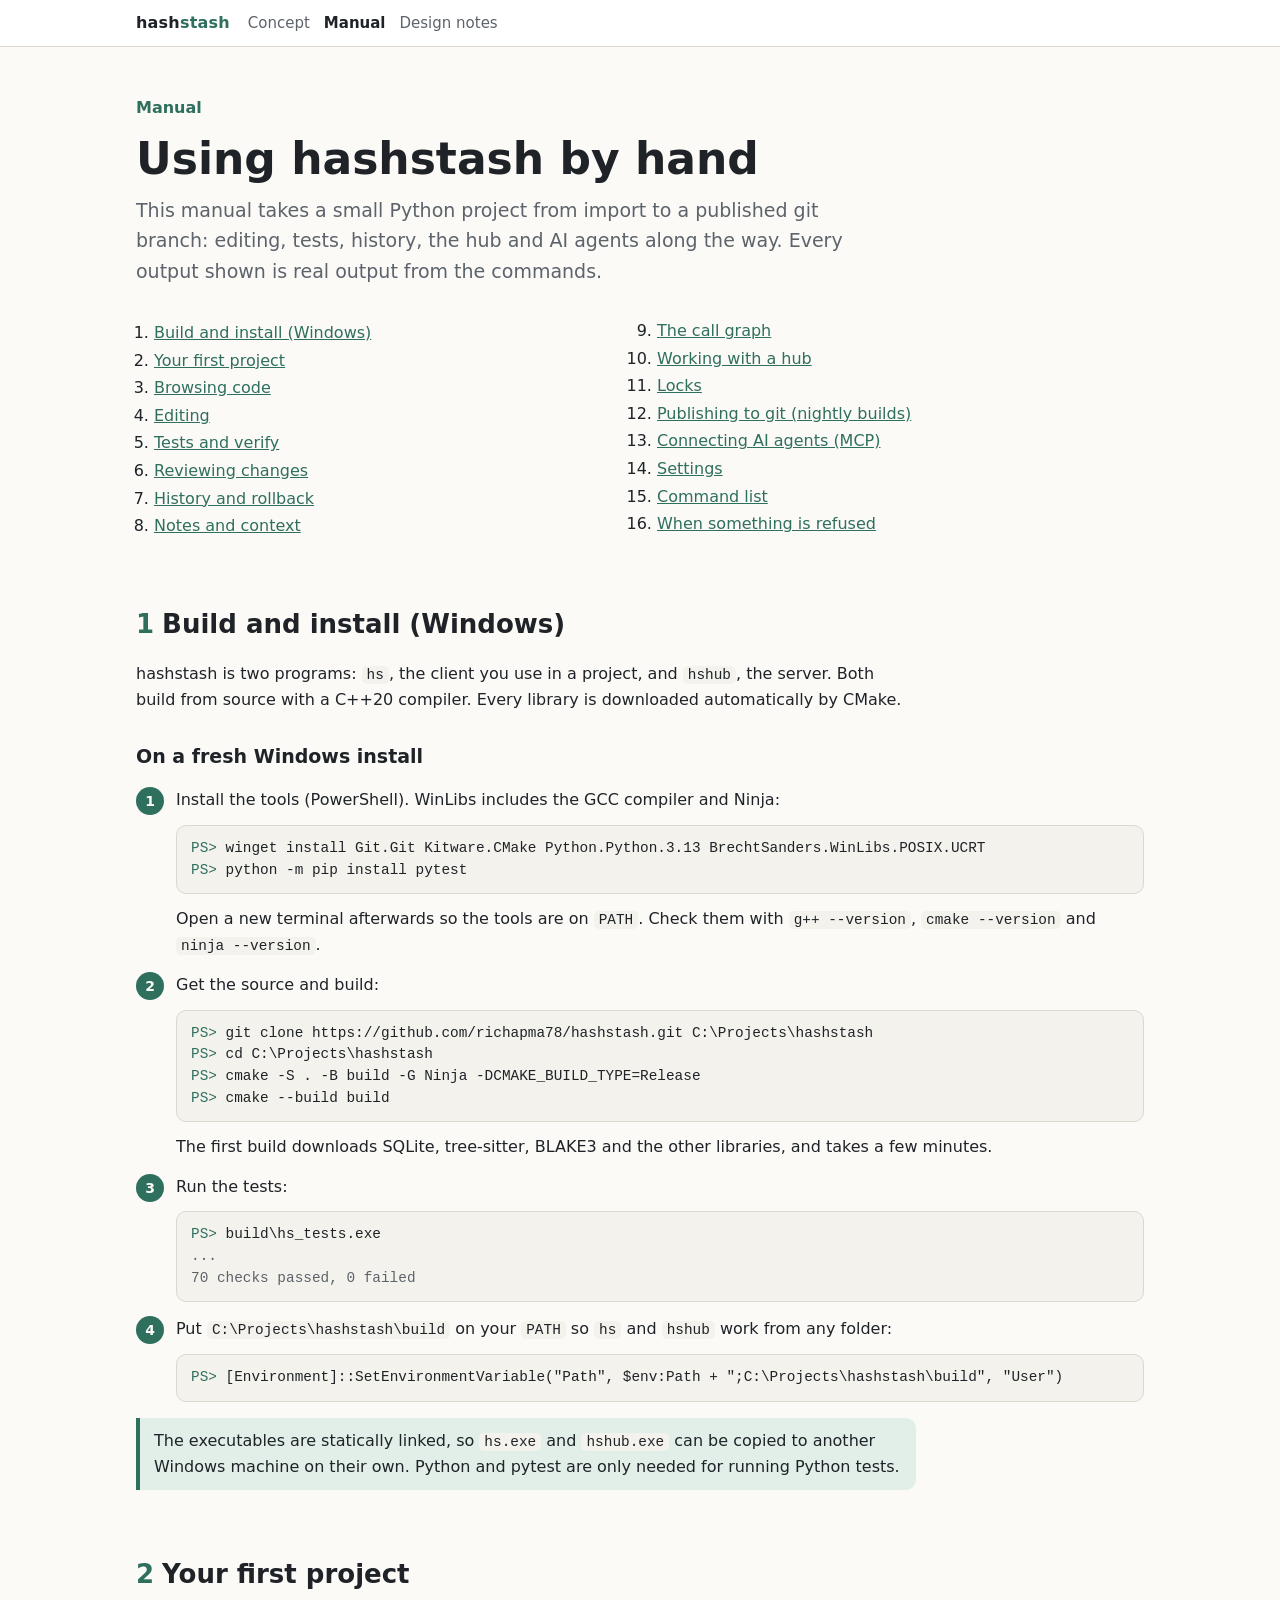
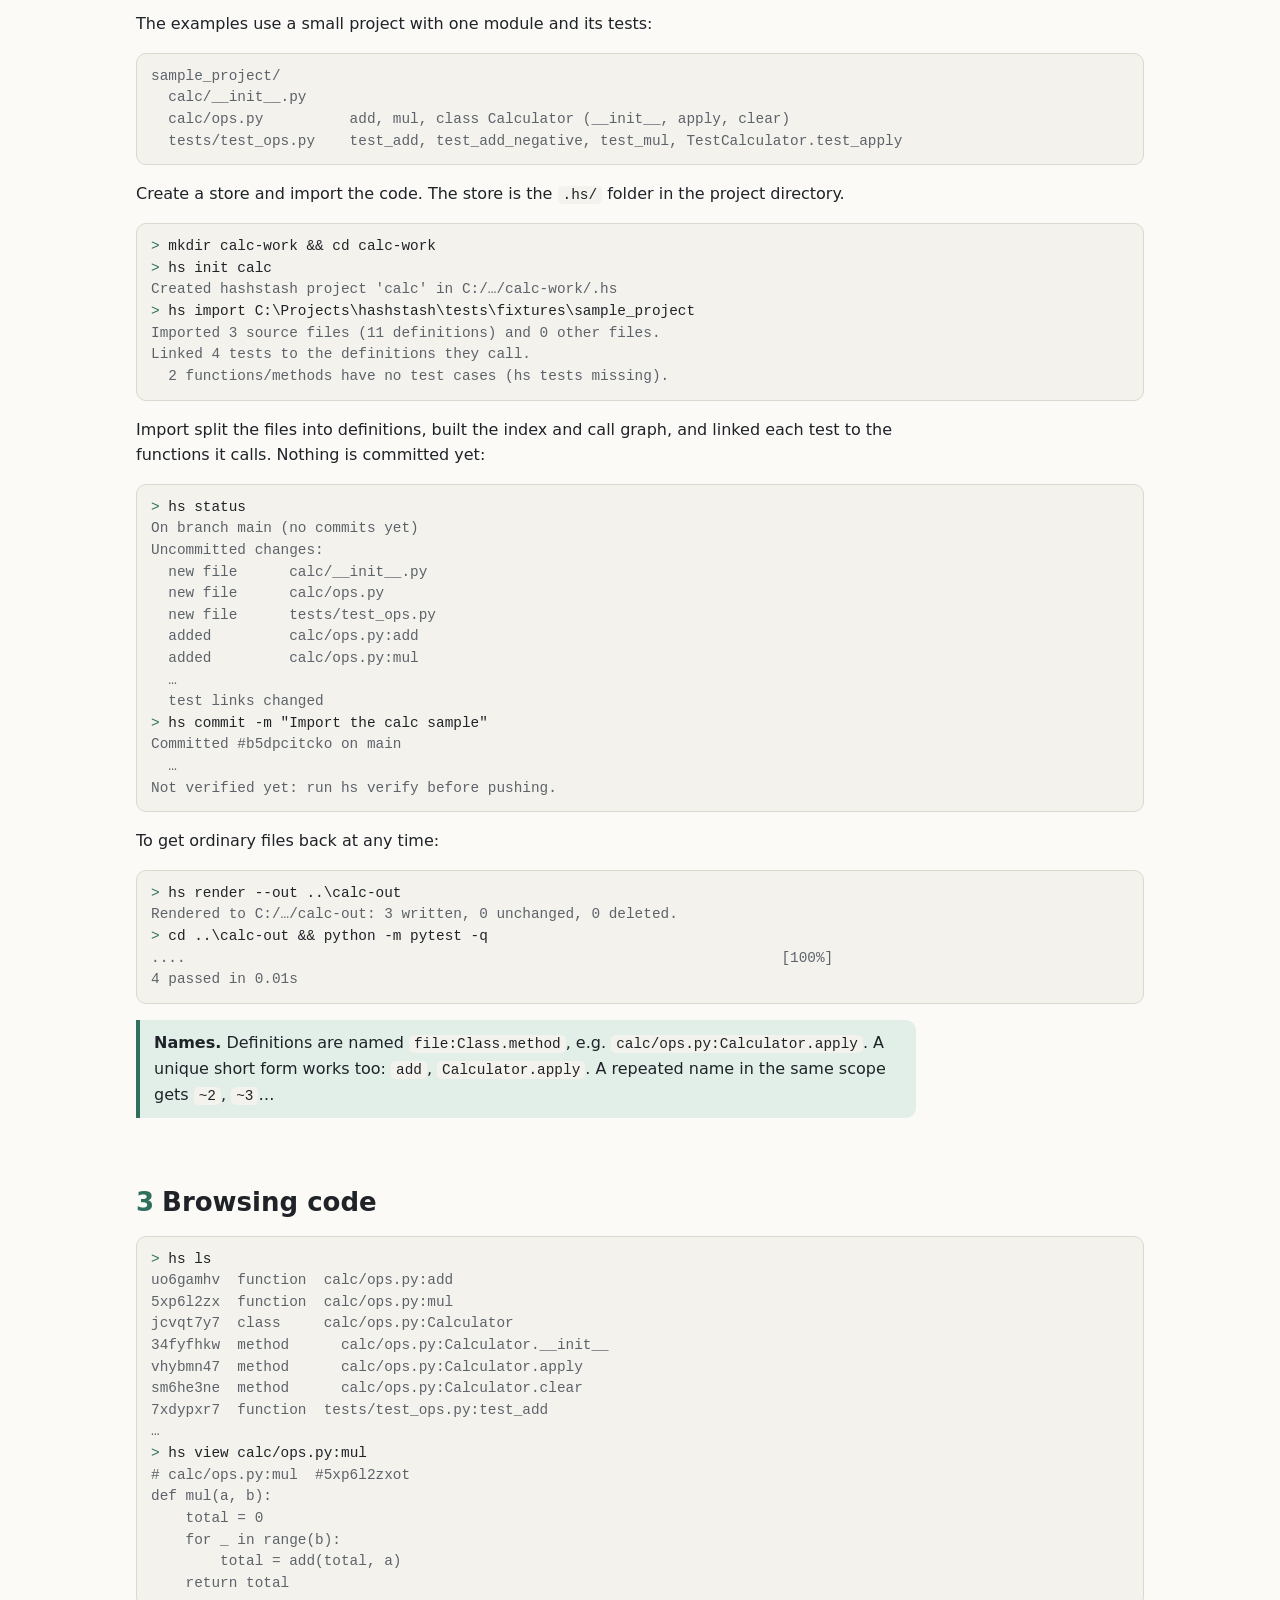
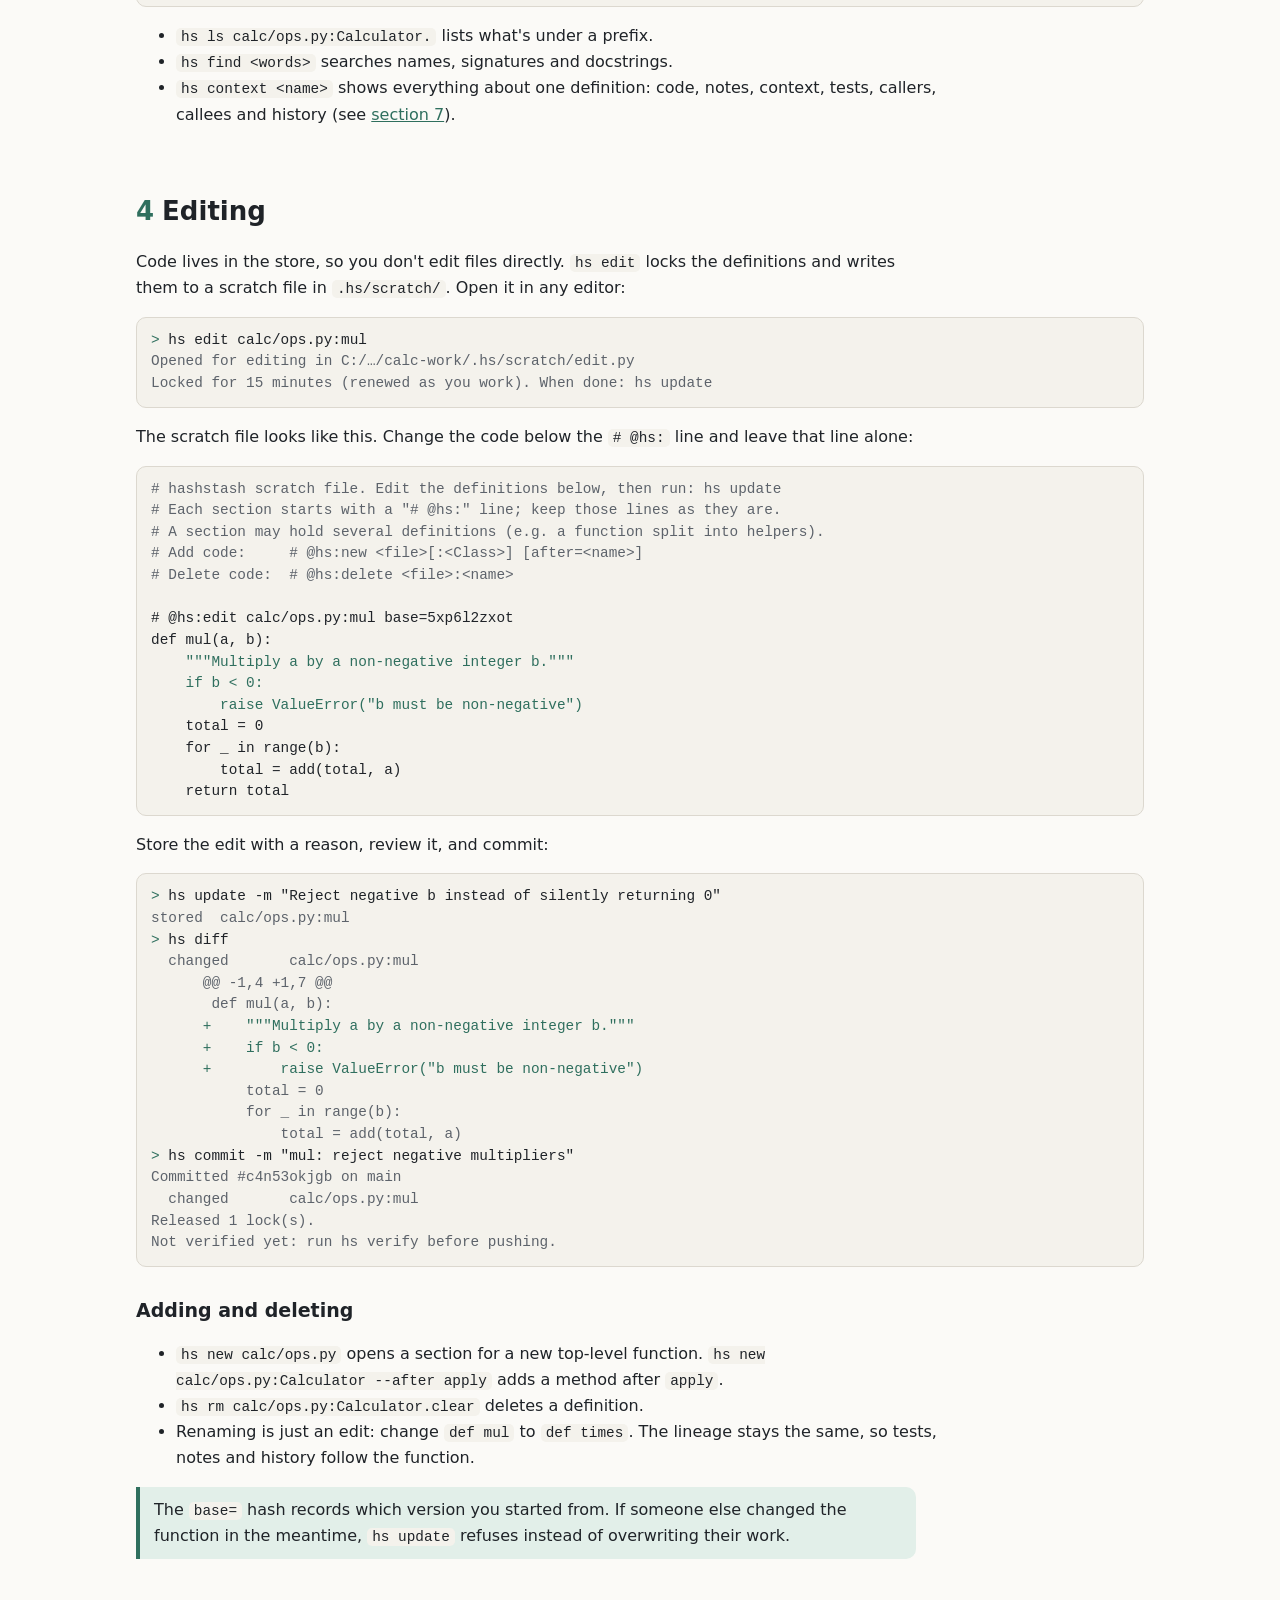
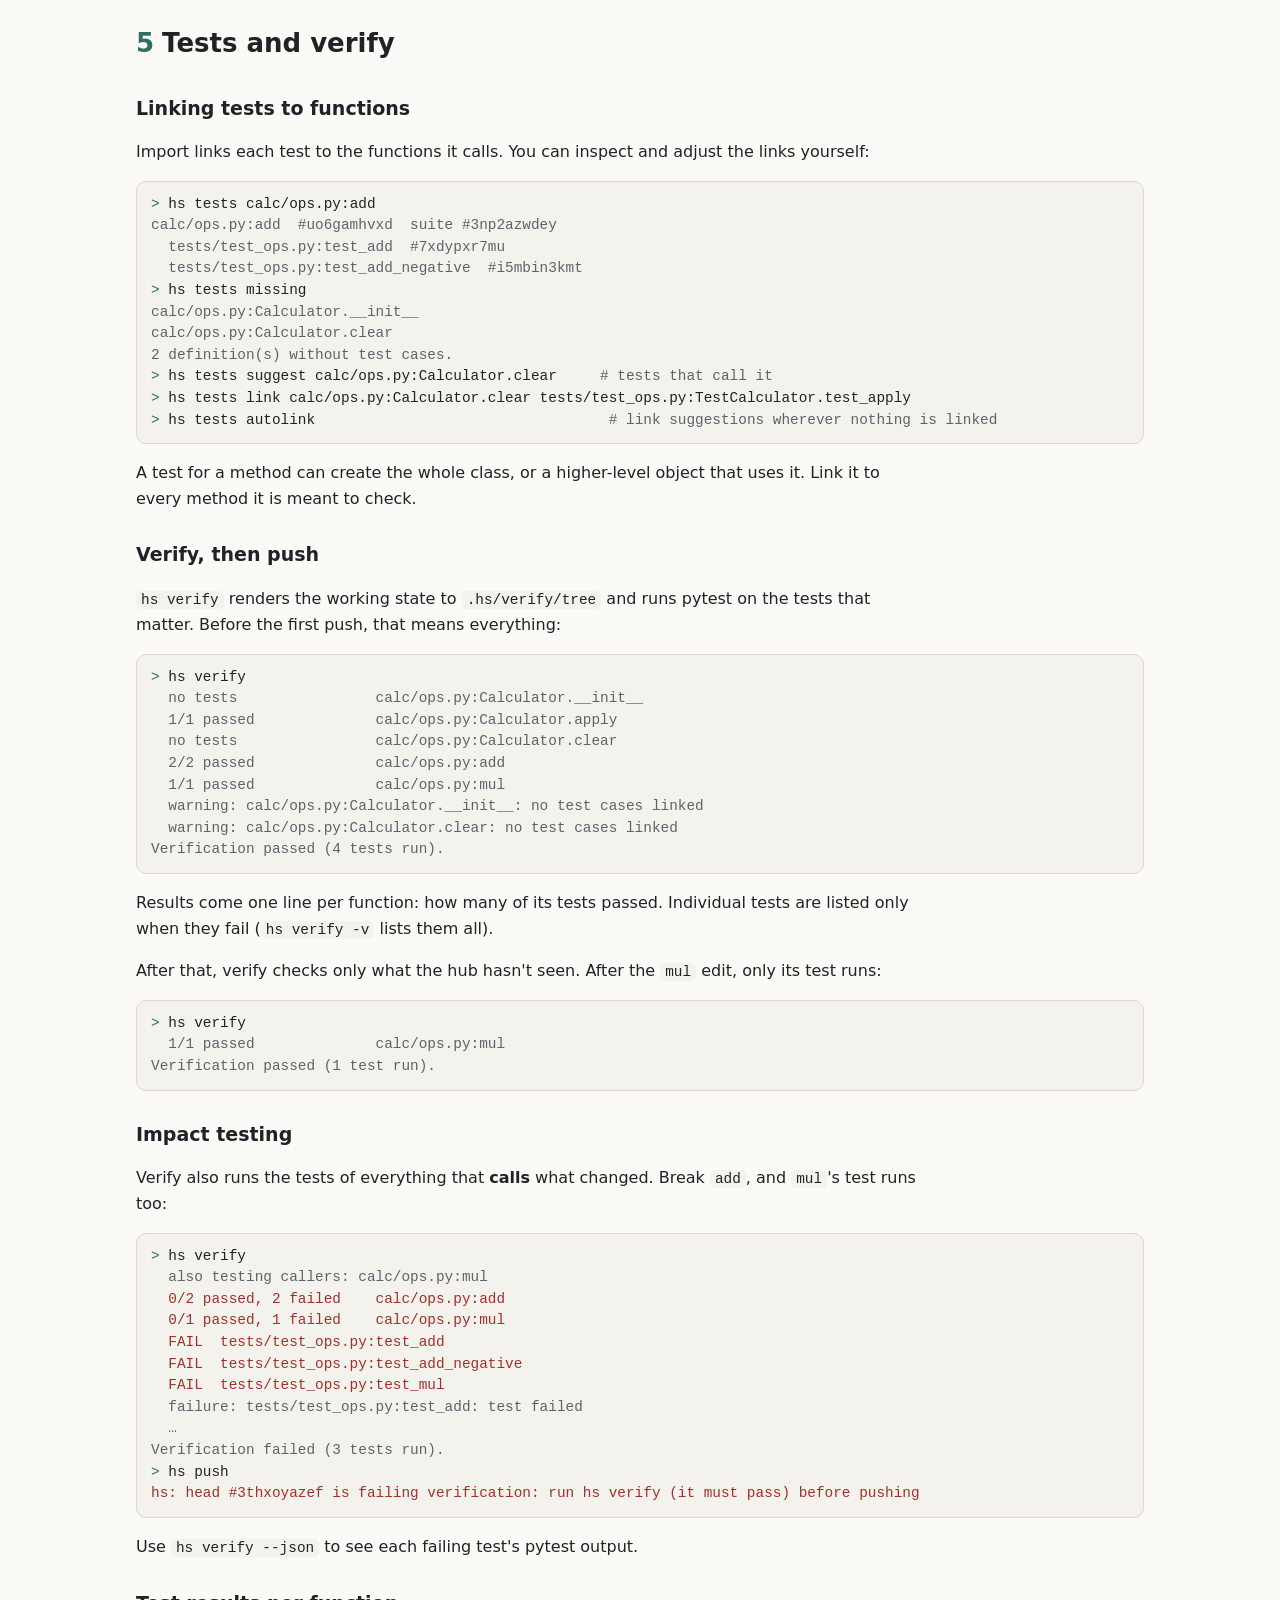
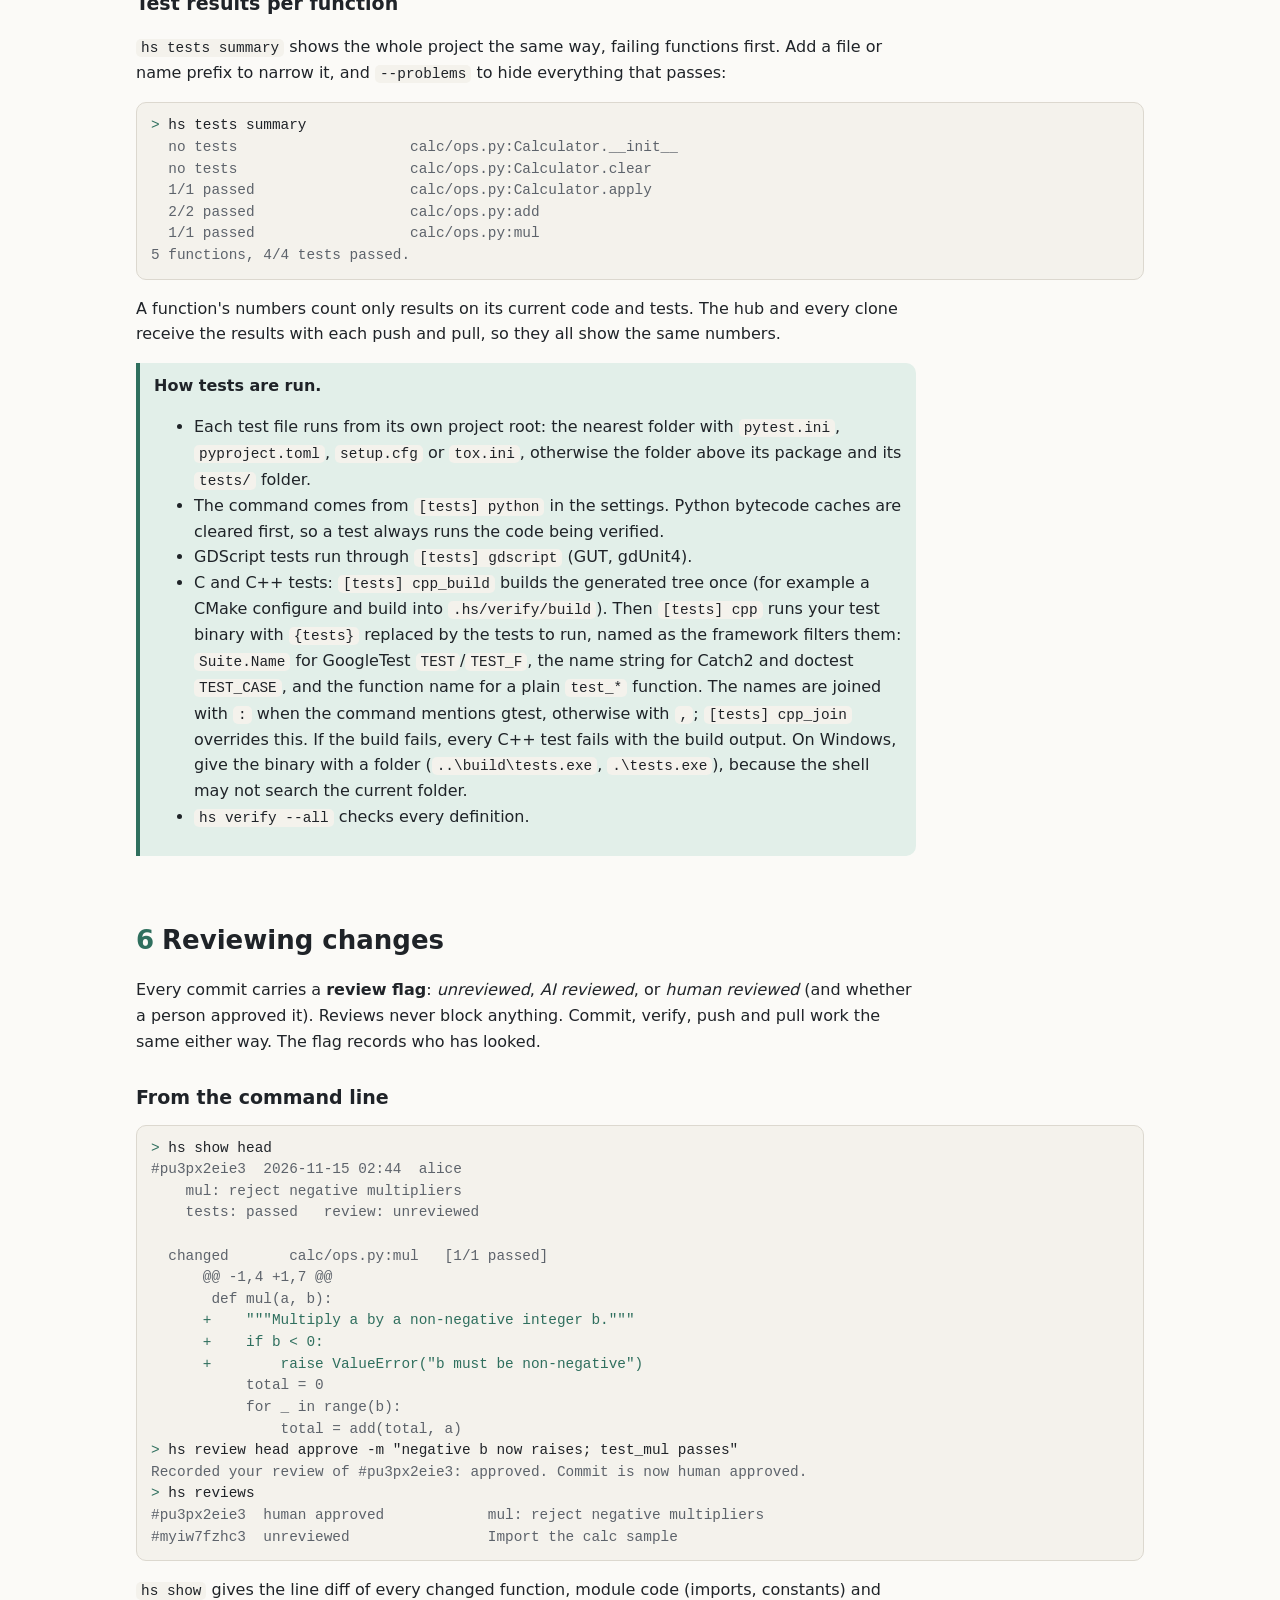
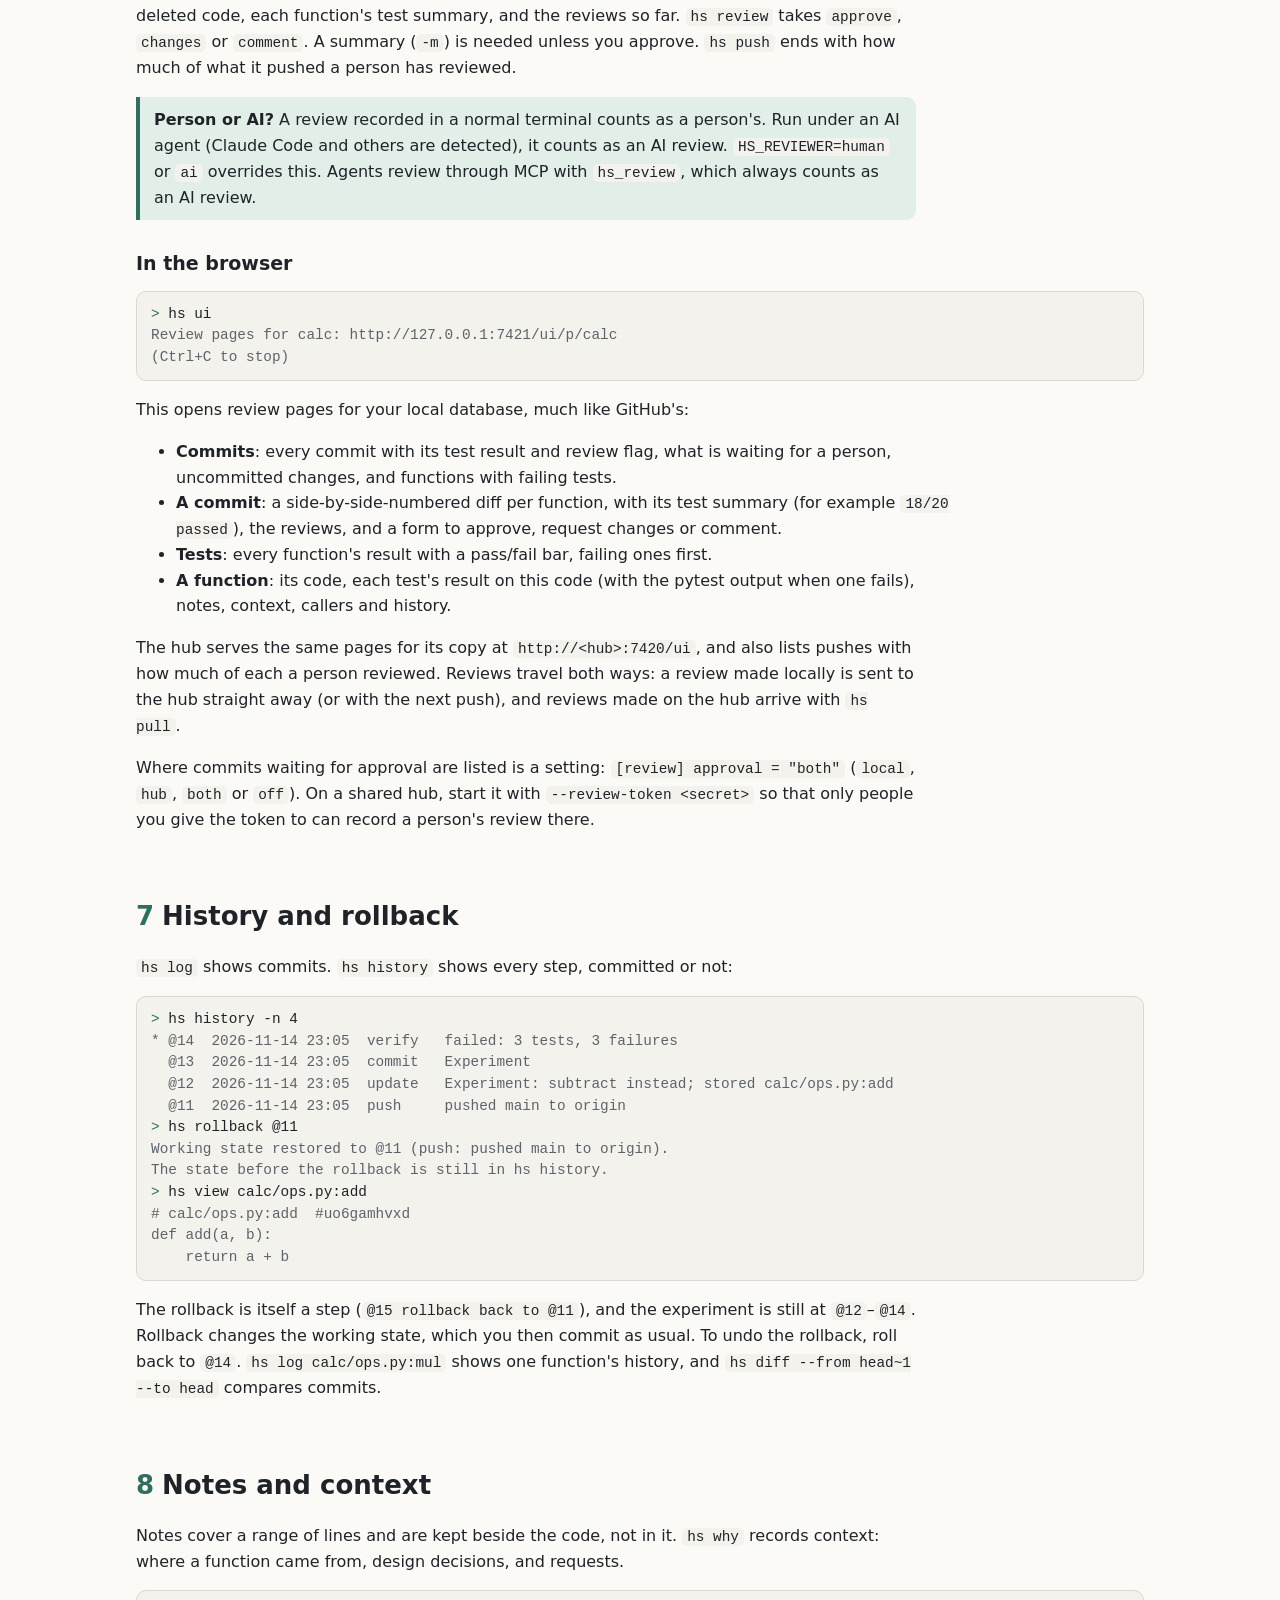
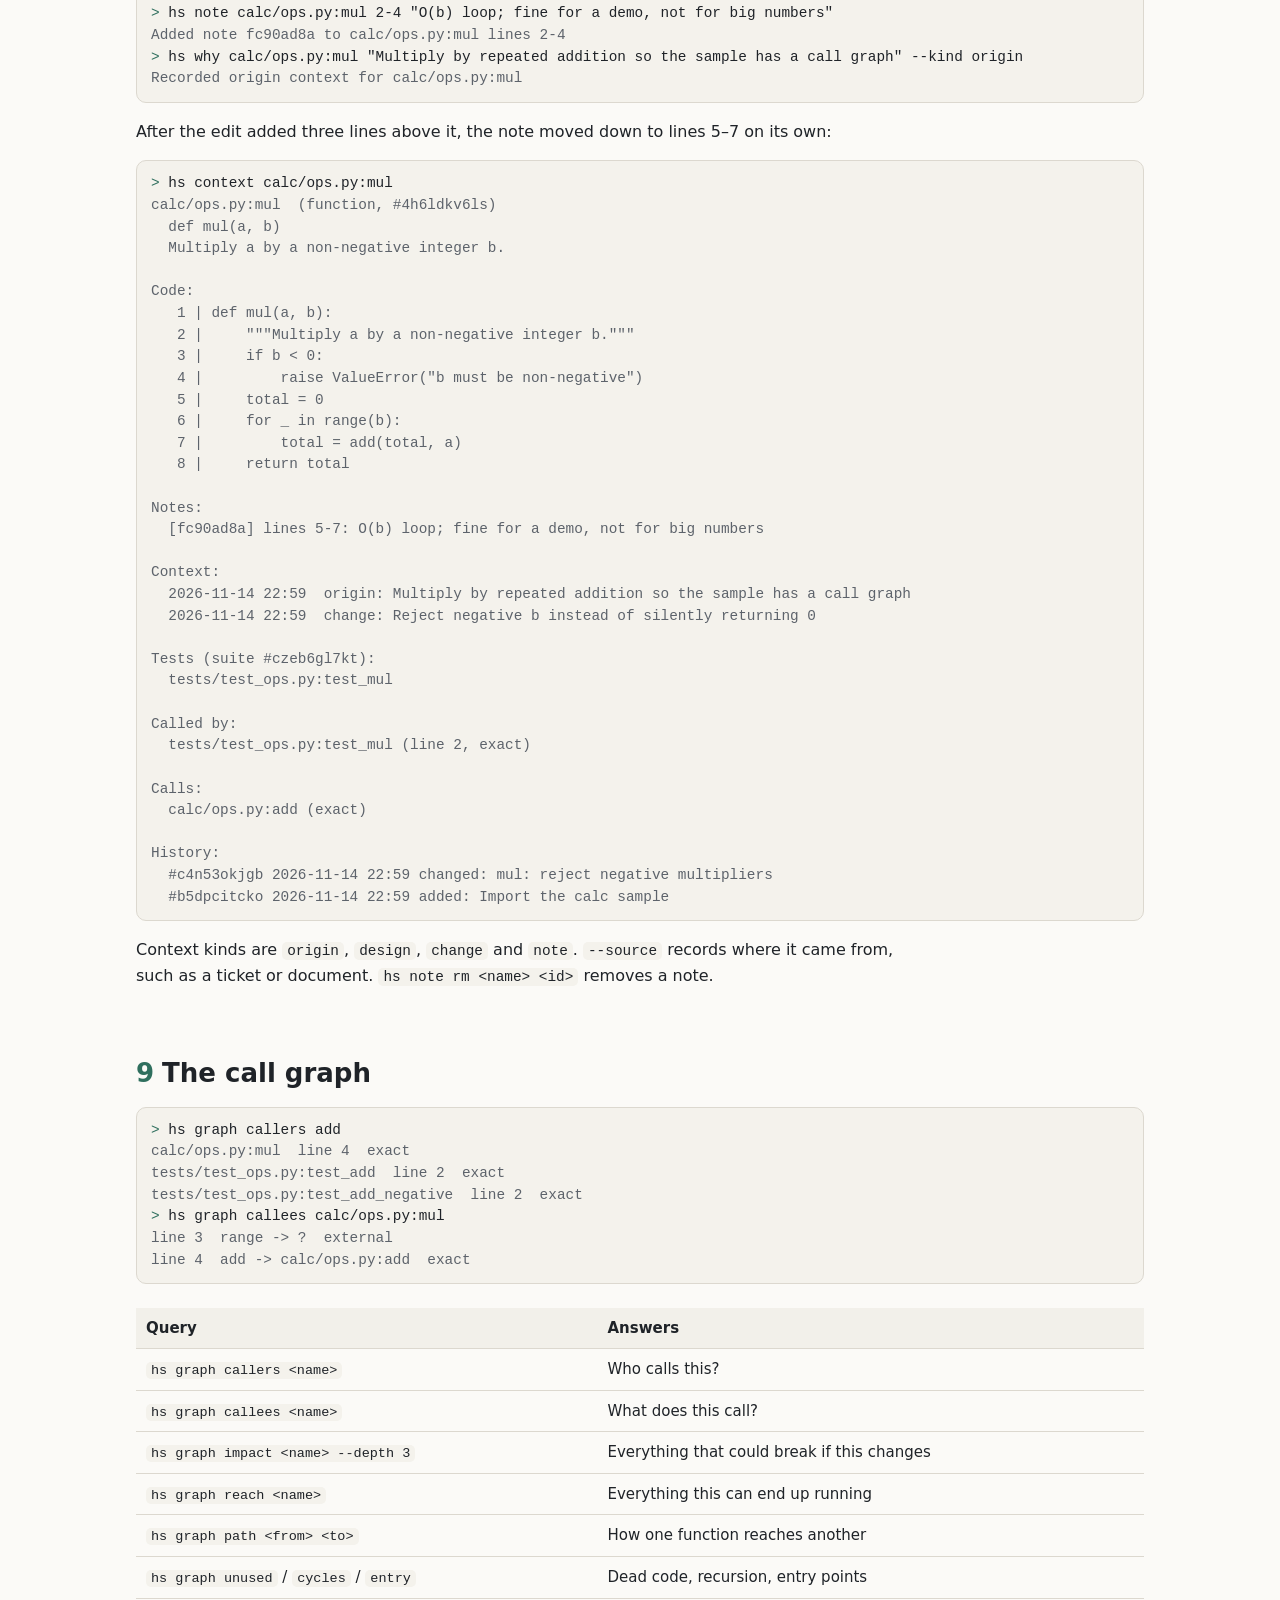
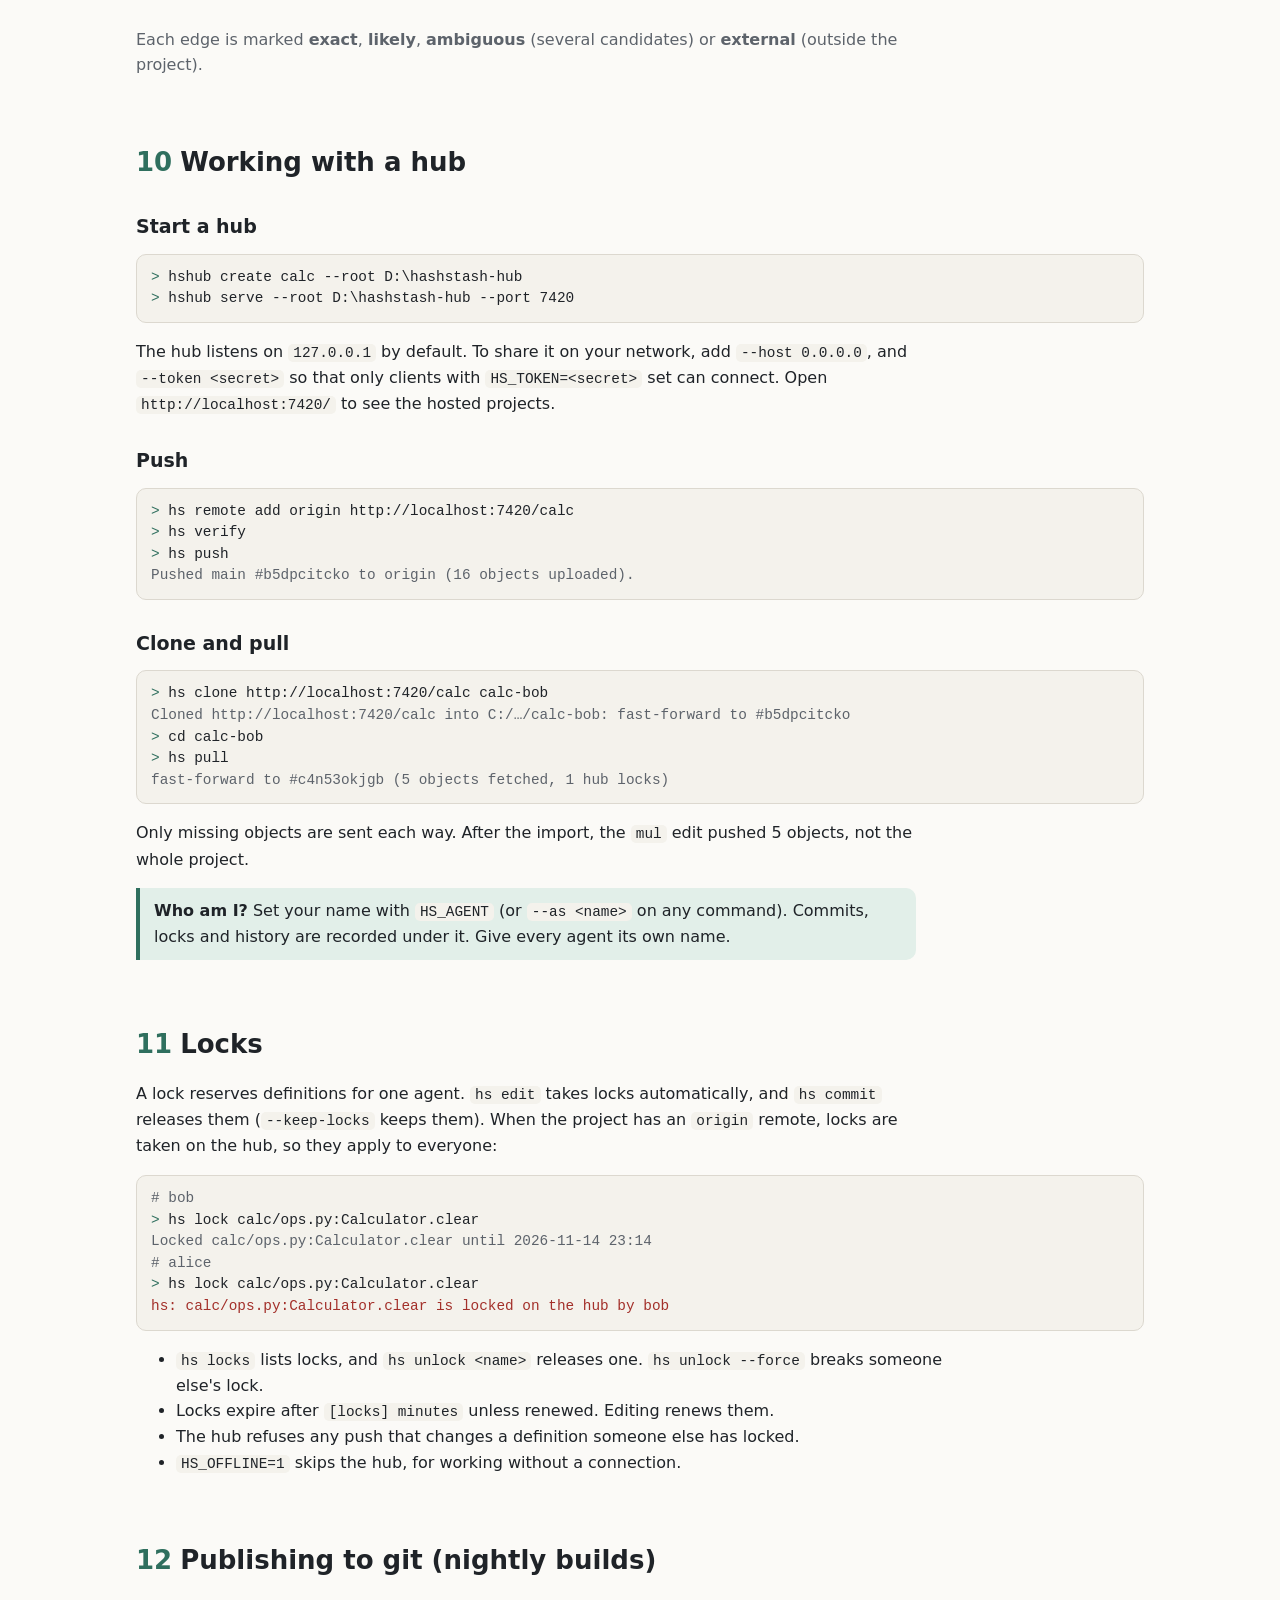
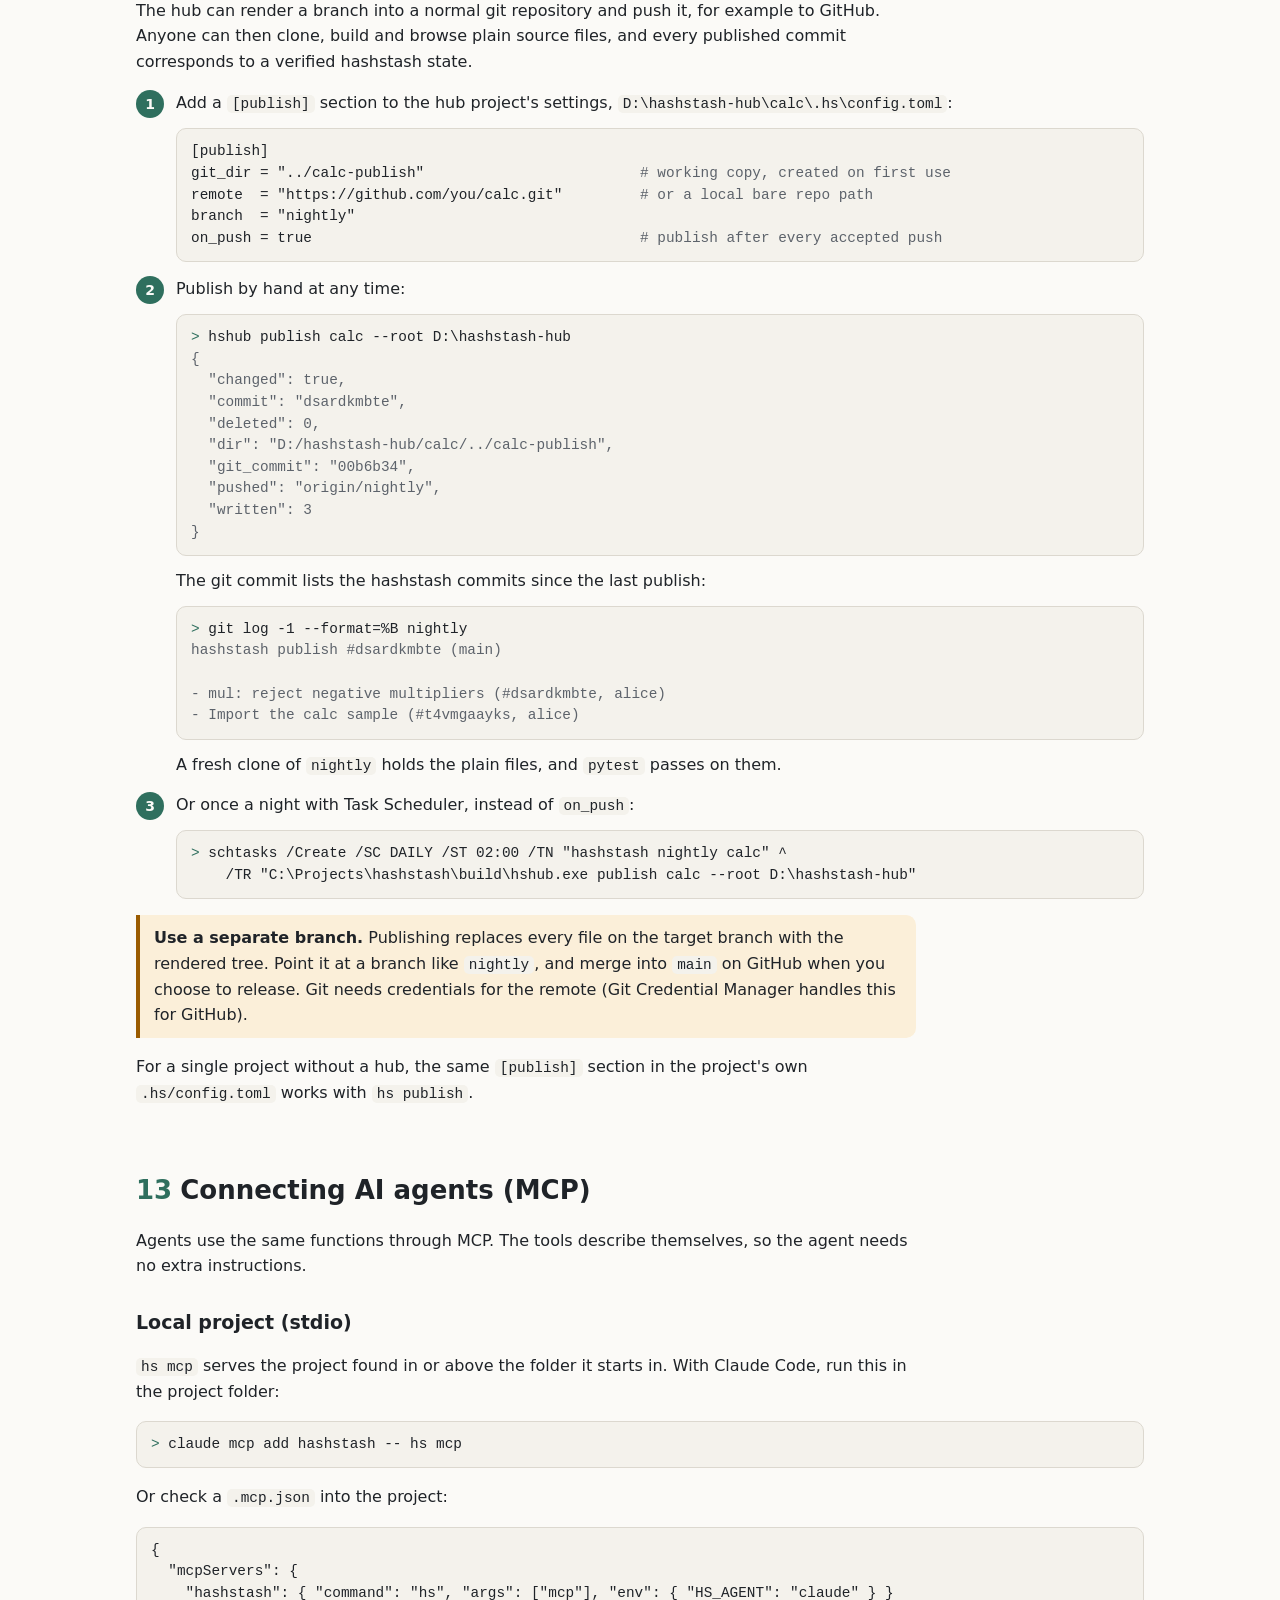
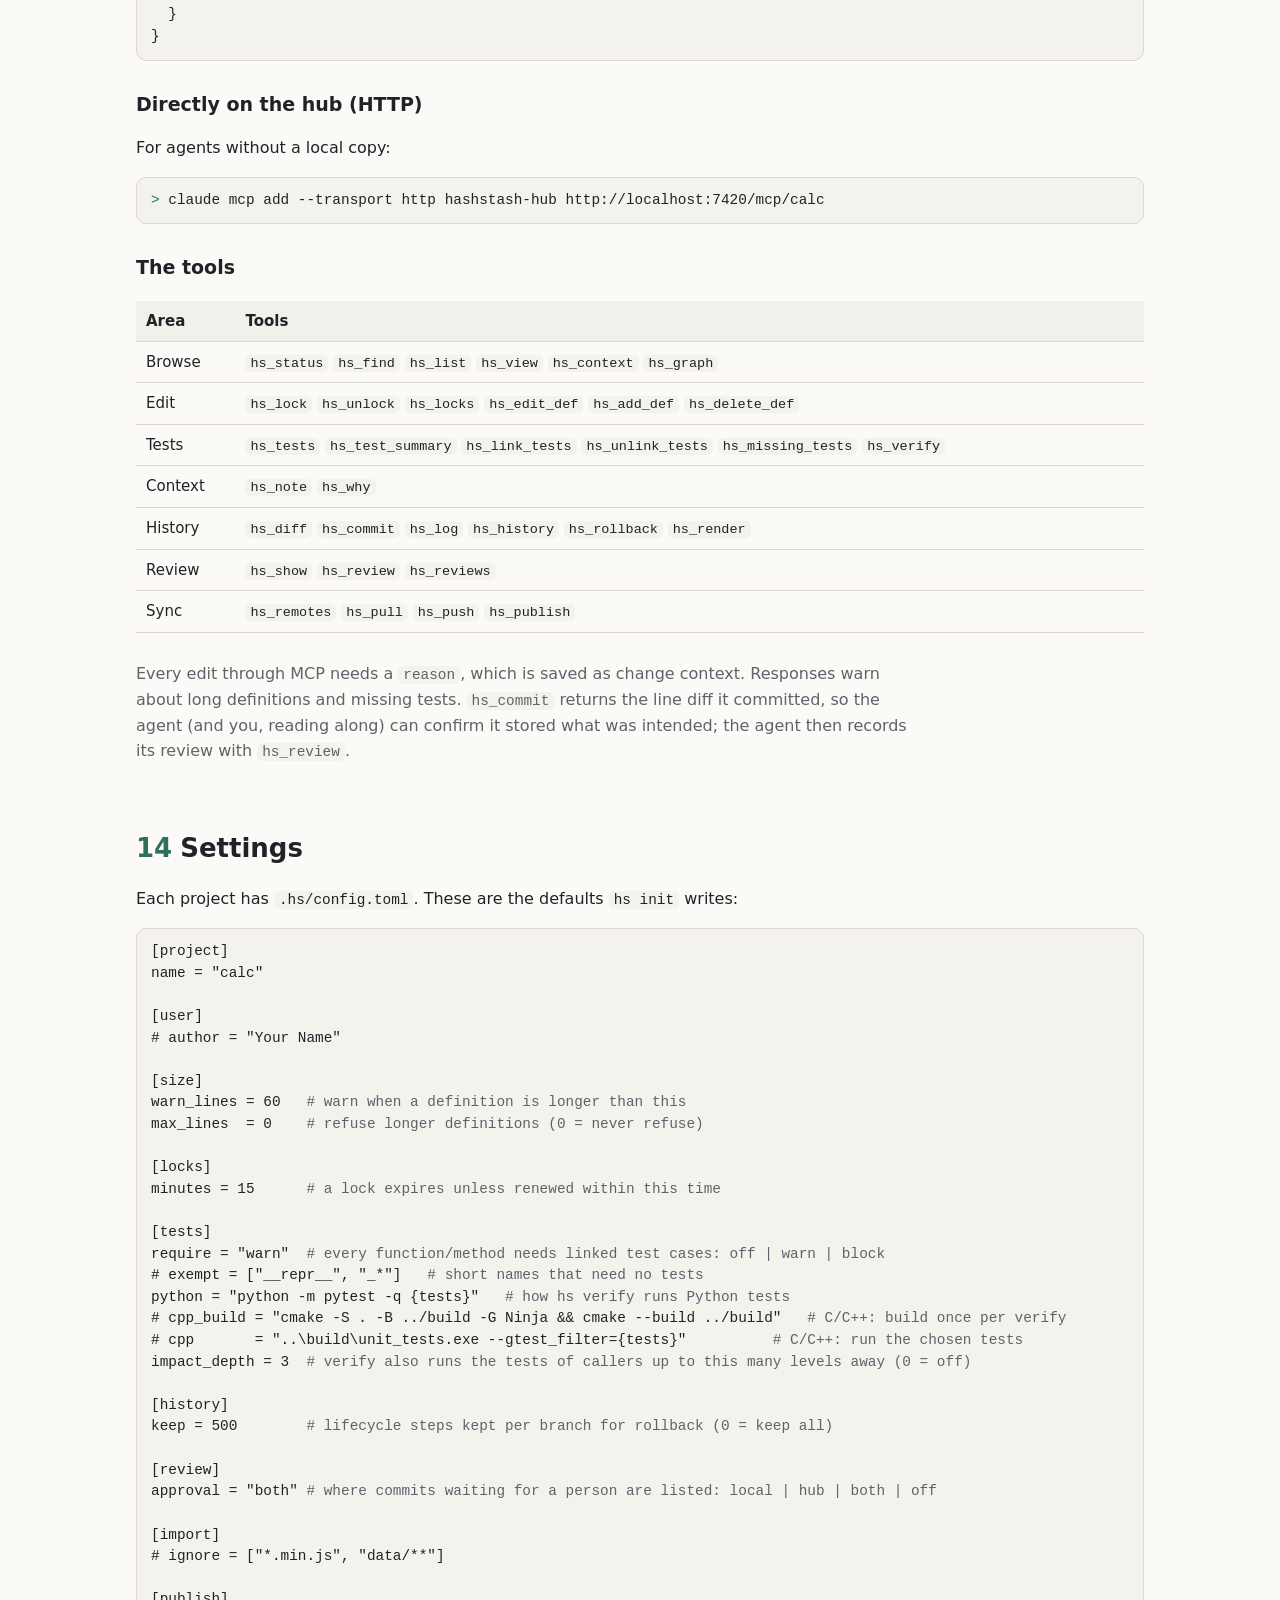
<file: docs/guide.html>
<!doctype html>
<html lang="en">
<head>
<meta charset="utf-8">
<meta name="viewport" content="width=device-width, initial-scale=1">
<title>hashstash manual</title>
<meta name="description" content="How to build hashstash on Windows and use it by hand: import, edit, test, verify, push, pull, publish, and connect AI agents.">
<link rel="stylesheet" href="style.css">
</head>
<body>
<header class="top"><div class="inner">
  <a class="brand" href="index.html">hash<span>stash</span></a>
  <nav>
    <a href="index.html">Concept</a>
    <a href="guide.html" aria-current="page">Manual</a>
    <a href="DESIGN.md">Design notes</a>
  </nav>
</div></header>

<main>
<section class="hero">
  <p class="tag">Manual</p>
  <h1>Using hashstash by hand</h1>
  <p class="lead">This manual takes a small Python project from import to a published git branch: editing,
  tests, history, the hub and AI agents along the way. Every output shown is real output from the commands.</p>
</section>

<ol class="toc">
  <li><a href="#install">Build and install (Windows)</a></li>
  <li><a href="#first">Your first project</a></li>
  <li><a href="#browse">Browsing code</a></li>
  <li><a href="#edit">Editing</a></li>
  <li><a href="#tests">Tests and verify</a></li>
  <li><a href="#review">Reviewing changes</a></li>
  <li><a href="#history">History and rollback</a></li>
  <li><a href="#notes">Notes and context</a></li>
  <li><a href="#graph">The call graph</a></li>
  <li><a href="#hub">Working with a hub</a></li>
  <li><a href="#locks">Locks</a></li>
  <li><a href="#publish">Publishing to git (nightly builds)</a></li>
  <li><a href="#agents">Connecting AI agents (MCP)</a></li>
  <li><a href="#config">Settings</a></li>
  <li><a href="#commands">Command list</a></li>
  <li><a href="#trouble">When something is refused</a></li>
</ol>

<h2 id="install"><span class="num">1</span>Build and install (Windows)</h2>
<p>hashstash is two programs: <code>hs</code>, the client you use in a project, and <code>hshub</code>, the server.
Both build from source with a C++20 compiler. Every library is downloaded automatically by CMake.</p>
<h3>On a fresh Windows install</h3>
<ol class="steps">
  <li>Install the tools (PowerShell). WinLibs includes the GCC compiler and Ninja:
<pre><span class="p">PS&gt; </span>winget install Git.Git Kitware.CMake Python.Python.3.13 BrechtSanders.WinLibs.POSIX.UCRT
<span class="p">PS&gt; </span>python -m pip install pytest</pre>
  Open a new terminal afterwards so the tools are on <code>PATH</code>. Check them with <code>g++ --version</code>, <code>cmake --version</code> and <code>ninja --version</code>.</li>
  <li>Get the source and build:
<pre><span class="p">PS&gt; </span>git clone https://github.com/richapma78/hashstash.git C:\Projects\hashstash
<span class="p">PS&gt; </span>cd C:\Projects\hashstash
<span class="p">PS&gt; </span>cmake -S . -B build -G Ninja -DCMAKE_BUILD_TYPE=Release
<span class="p">PS&gt; </span>cmake --build build</pre>
  The first build downloads SQLite, tree-sitter, BLAKE3 and the other libraries, and takes a few minutes.</li>
  <li>Run the tests:
<pre><span class="p">PS&gt; </span>build\hs_tests.exe
<span class="c">...
70 checks passed, 0 failed</span></pre></li>
  <li>Put <code>C:\Projects\hashstash\build</code> on your <code>PATH</code> so <code>hs</code> and <code>hshub</code> work from any folder:
<pre><span class="p">PS&gt; </span>[Environment]::SetEnvironmentVariable("Path", $env:Path + ";C:\Projects\hashstash\build", "User")</pre></li>
</ol>
<div class="note">The executables are statically linked, so <code>hs.exe</code> and <code>hshub.exe</code> can be copied to another
Windows machine on their own. Python and pytest are only needed for running Python tests.</div>

<h2 id="first"><span class="num">2</span>Your first project</h2>
<p>The examples use a small project with one module and its tests:</p>
<pre><span class="c">sample_project/
  calc/__init__.py
  calc/ops.py          add, mul, class Calculator (__init__, apply, clear)
  tests/test_ops.py    test_add, test_add_negative, test_mul, TestCalculator.test_apply</span></pre>
<p>Create a store and import the code. The store is the <code>.hs/</code> folder in the project directory.</p>
<pre><span class="p">&gt; </span>mkdir calc-work &amp;&amp; cd calc-work
<span class="p">&gt; </span>hs init calc
<span class="c">Created hashstash project 'calc' in C:/…/calc-work/.hs</span>
<span class="p">&gt; </span>hs import C:\Projects\hashstash\tests\fixtures\sample_project
<span class="c">Imported 3 source files (11 definitions) and 0 other files.
Linked 4 tests to the definitions they call.
  2 functions/methods have no test cases (hs tests missing).</span></pre>
<p>Import split the files into definitions, built the index and call graph, and linked each test to the functions it calls.
Nothing is committed yet:</p>
<pre><span class="p">&gt; </span>hs status
<span class="c">On branch main (no commits yet)
Uncommitted changes:
  new file      calc/__init__.py
  new file      calc/ops.py
  new file      tests/test_ops.py
  added         calc/ops.py:add
  added         calc/ops.py:mul
  …
  test links changed</span>
<span class="p">&gt; </span>hs commit -m "Import the calc sample"
<span class="c">Committed #b5dpcitcko on main
  …
Not verified yet: run hs verify before pushing.</span></pre>
<p>To get ordinary files back at any time:</p>
<pre><span class="p">&gt; </span>hs render --out ..\calc-out
<span class="c">Rendered to C:/…/calc-out: 3 written, 0 unchanged, 0 deleted.</span>
<span class="p">&gt; </span>cd ..\calc-out &amp;&amp; python -m pytest -q
<span class="c">....                                                                     [100%]
4 passed in 0.01s</span></pre>
<div class="note"><b>Names.</b> Definitions are named <code>file:Class.method</code>, e.g. <code>calc/ops.py:Calculator.apply</code>.
A unique short form works too: <code>add</code>, <code>Calculator.apply</code>. A repeated name in the same scope gets <code>~2</code>, <code>~3</code>…</div>

<h2 id="browse"><span class="num">3</span>Browsing code</h2>
<pre><span class="p">&gt; </span>hs ls
<span class="c">uo6gamhv  function  calc/ops.py:add
5xp6l2zx  function  calc/ops.py:mul
jcvqt7y7  class     calc/ops.py:Calculator
34fyfhkw  method      calc/ops.py:Calculator.__init__
vhybmn47  method      calc/ops.py:Calculator.apply
sm6he3ne  method      calc/ops.py:Calculator.clear
7xdypxr7  function  tests/test_ops.py:test_add
…</span>
<span class="p">&gt; </span>hs view calc/ops.py:mul
<span class="c"># calc/ops.py:mul  #5xp6l2zxot
def mul(a, b):
    total = 0
    for _ in range(b):
        total = add(total, a)
    return total</span></pre>
<ul>
  <li><code>hs ls calc/ops.py:Calculator.</code> lists what's under a prefix.</li>
  <li><code>hs find &lt;words&gt;</code> searches names, signatures and docstrings.</li>
  <li><code>hs context &lt;name&gt;</code> shows everything about one definition: code, notes, context, tests, callers, callees and history (see <a href="#notes">section 7</a>).</li>
</ul>

<h2 id="edit"><span class="num">4</span>Editing</h2>
<p>Code lives in the store, so you don't edit files directly. <code>hs edit</code> locks the definitions and writes
them to a scratch file in <code>.hs/scratch/</code>. Open it in any editor:</p>
<pre><span class="p">&gt; </span>hs edit calc/ops.py:mul
<span class="c">Opened for editing in C:/…/calc-work/.hs/scratch/edit.py
Locked for 15 minutes (renewed as you work). When done: hs update</span></pre>
<p>The scratch file looks like this. Change the code below the <code># @hs:</code> line and leave that line alone:</p>
<pre><span class="c"># hashstash scratch file. Edit the definitions below, then run: hs update
# Each section starts with a "# @hs:" line; keep those lines as they are.
# A section may hold several definitions (e.g. a function split into helpers).
# Add code:     # @hs:new &lt;file&gt;[:&lt;Class&gt;] [after=&lt;name&gt;]
# Delete code:  # @hs:delete &lt;file&gt;:&lt;name&gt;</span>

# @hs:edit calc/ops.py:mul base=5xp6l2zxot
def mul(a, b):
<span class="add">    """Multiply a by a non-negative integer b."""
    if b &lt; 0:
        raise ValueError("b must be non-negative")</span>
    total = 0
    for _ in range(b):
        total = add(total, a)
    return total</pre>
<p>Store the edit with a reason, review it, and commit:</p>
<pre><span class="p">&gt; </span>hs update -m "Reject negative b instead of silently returning 0"
<span class="c">stored  calc/ops.py:mul</span>
<span class="p">&gt; </span>hs diff
<span class="c">  changed       calc/ops.py:mul
      @@ -1,4 +1,7 @@
       def mul(a, b):</span>
<span class="add">      +    """Multiply a by a non-negative integer b."""
      +    if b &lt; 0:
      +        raise ValueError("b must be non-negative")</span>
<span class="c">           total = 0
           for _ in range(b):
               total = add(total, a)</span>
<span class="p">&gt; </span>hs commit -m "mul: reject negative multipliers"
<span class="c">Committed #c4n53okjgb on main
  changed       calc/ops.py:mul
Released 1 lock(s).
Not verified yet: run hs verify before pushing.</span></pre>
<h3>Adding and deleting</h3>
<ul>
  <li><code>hs new calc/ops.py</code> opens a section for a new top-level function. <code>hs new calc/ops.py:Calculator --after apply</code> adds a method after <code>apply</code>.</li>
  <li><code>hs rm calc/ops.py:Calculator.clear</code> deletes a definition.</li>
  <li>Renaming is just an edit: change <code>def mul</code> to <code>def times</code>. The lineage stays the same, so tests, notes and history follow the function.</li>
</ul>
<div class="note">The <code>base=</code> hash records which version you started from. If someone else changed the function in the meantime,
<code>hs update</code> refuses instead of overwriting their work.</div>

<h2 id="tests"><span class="num">5</span>Tests and verify</h2>
<h3>Linking tests to functions</h3>
<p>Import links each test to the functions it calls. You can inspect and adjust the links yourself:</p>
<pre><span class="p">&gt; </span>hs tests calc/ops.py:add
<span class="c">calc/ops.py:add  #uo6gamhvxd  suite #3np2azwdey
  tests/test_ops.py:test_add  #7xdypxr7mu
  tests/test_ops.py:test_add_negative  #i5mbin3kmt</span>
<span class="p">&gt; </span>hs tests missing
<span class="c">calc/ops.py:Calculator.__init__
calc/ops.py:Calculator.clear
2 definition(s) without test cases.</span>
<span class="p">&gt; </span>hs tests suggest calc/ops.py:Calculator.clear     <span class="c"># tests that call it</span>
<span class="p">&gt; </span>hs tests link calc/ops.py:Calculator.clear tests/test_ops.py:TestCalculator.test_apply
<span class="p">&gt; </span>hs tests autolink                                  <span class="c"># link suggestions wherever nothing is linked</span></pre>
<p>A test for a method can create the whole class, or a higher-level object that uses it. Link it to every method it is meant to check.</p>

<h3>Verify, then push</h3>
<p><code>hs verify</code> renders the working state to <code>.hs/verify/tree</code> and runs pytest on the tests that matter.
Before the first push, that means everything:</p>
<pre><span class="p">&gt; </span>hs verify
<span class="c">  no tests                calc/ops.py:Calculator.__init__
  1/1 passed              calc/ops.py:Calculator.apply
  no tests                calc/ops.py:Calculator.clear
  2/2 passed              calc/ops.py:add
  1/1 passed              calc/ops.py:mul
  warning: calc/ops.py:Calculator.__init__: no test cases linked
  warning: calc/ops.py:Calculator.clear: no test cases linked
Verification passed (4 tests run).</span></pre>
<p>Results come one line per function: how many of its tests passed. Individual tests are listed only
when they fail (<code>hs verify -v</code> lists them all).</p>
<p>After that, verify checks only what the hub hasn't seen. After the <code>mul</code> edit, only its test runs:</p>
<pre><span class="p">&gt; </span>hs verify
<span class="c">  1/1 passed              calc/ops.py:mul
Verification passed (1 test run).</span></pre>
<h3>Impact testing</h3>
<p>Verify also runs the tests of everything that <b>calls</b> what changed. Break <code>add</code>, and <code>mul</code>'s test runs too:</p>
<pre><span class="p">&gt; </span>hs verify
<span class="c">  also testing callers: calc/ops.py:mul</span>
<span class="bad">  0/2 passed, 2 failed    calc/ops.py:add
  0/1 passed, 1 failed    calc/ops.py:mul
  FAIL  tests/test_ops.py:test_add
  FAIL  tests/test_ops.py:test_add_negative
  FAIL  tests/test_ops.py:test_mul</span>
<span class="c">  failure: tests/test_ops.py:test_add: test failed
  …
Verification failed (3 tests run).</span>
<span class="p">&gt; </span>hs push
<span class="bad">hs: head #3thxoyazef is failing verification: run hs verify (it must pass) before pushing</span></pre>
<p>Use <code>hs verify --json</code> to see each failing test's pytest output.</p>
<h3>Test results per function</h3>
<p><code>hs tests summary</code> shows the whole project the same way, failing functions first.
Add a file or name prefix to narrow it, and <code>--problems</code> to hide everything that passes:</p>
<pre><span class="p">&gt; </span>hs tests summary
<span class="c">  no tests                    calc/ops.py:Calculator.__init__
  no tests                    calc/ops.py:Calculator.clear
  1/1 passed                  calc/ops.py:Calculator.apply
  2/2 passed                  calc/ops.py:add
  1/1 passed                  calc/ops.py:mul
5 functions, 4/4 tests passed.</span></pre>
<p>A function's numbers count only results on its current code and tests. The hub and every clone receive
the results with each push and pull, so they all show the same numbers.</p>
<div class="note"><b>How tests are run.</b>
<ul>
  <li>Each test file runs from its own project root: the nearest folder with <code>pytest.ini</code>, <code>pyproject.toml</code>, <code>setup.cfg</code> or <code>tox.ini</code>, otherwise the folder above its package and its <code>tests/</code> folder.</li>
  <li>The command comes from <code>[tests] python</code> in the settings. Python bytecode caches are cleared first, so a test always runs the code being verified.</li>
  <li>GDScript tests run through <code>[tests] gdscript</code> (GUT, gdUnit4).</li>
  <li>C and C++ tests: <code>[tests] cpp_build</code> builds the generated tree once (for example a CMake configure and build into <code>.hs/verify/build</code>). Then <code>[tests] cpp</code> runs your test binary with <code>{tests}</code> replaced by the tests to run, named as the framework filters them: <code>Suite.Name</code> for GoogleTest <code>TEST</code>/<code>TEST_F</code>, the name string for Catch2 and doctest <code>TEST_CASE</code>, and the function name for a plain <code>test_*</code> function. The names are joined with <code>:</code> when the command mentions gtest, otherwise with <code>,</code>; <code>[tests] cpp_join</code> overrides this. If the build fails, every C++ test fails with the build output. On Windows, give the binary with a folder (<code>..\build\tests.exe</code>, <code>.\tests.exe</code>), because the shell may not search the current folder.</li>
  <li><code>hs verify --all</code> checks every definition.</li>
</ul></div>

<h2 id="review"><span class="num">6</span>Reviewing changes</h2>
<p>Every commit carries a <b>review flag</b>: <em>unreviewed</em>, <em>AI reviewed</em>, or <em>human reviewed</em>
(and whether a person approved it). Reviews never block anything. Commit, verify, push and pull work the same either way.
The flag records who has looked.</p>
<h3>From the command line</h3>
<pre><span class="p">&gt; </span>hs show head
<span class="c">#pu3px2eie3  2026-11-15 02:44  alice
    mul: reject negative multipliers
    tests: passed   review: unreviewed

  changed       calc/ops.py:mul   [1/1 passed]
      @@ -1,4 +1,7 @@
       def mul(a, b):</span>
<span class="add">      +    """Multiply a by a non-negative integer b."""
      +    if b &lt; 0:
      +        raise ValueError("b must be non-negative")</span>
<span class="c">           total = 0
           for _ in range(b):
               total = add(total, a)</span>
<span class="p">&gt; </span>hs review head approve -m "negative b now raises; test_mul passes"
<span class="c">Recorded your review of #pu3px2eie3: approved. Commit is now human approved.</span>
<span class="p">&gt; </span>hs reviews
<span class="c">#pu3px2eie3  human approved            mul: reject negative multipliers
#myiw7fzhc3  unreviewed                Import the calc sample</span></pre>
<p><code>hs show</code> gives the line diff of every changed function, module code (imports, constants) and deleted code,
each function's test summary, and the reviews so far. <code>hs review</code> takes <code>approve</code>,
<code>changes</code> or <code>comment</code>. A summary (<code>-m</code>) is needed unless you approve.
<code>hs push</code> ends with how much of what it pushed a person has reviewed.</p>
<div class="note"><b>Person or AI?</b> A review recorded in a normal terminal counts as a person's. Run under an AI agent
(Claude Code and others are detected), it counts as an AI review. <code>HS_REVIEWER=human</code> or <code>ai</code> overrides this.
Agents review through MCP with <code>hs_review</code>, which always counts as an AI review.</div>
<h3>In the browser</h3>
<pre><span class="p">&gt; </span>hs ui
<span class="c">Review pages for calc: http://127.0.0.1:7421/ui/p/calc
(Ctrl+C to stop)</span></pre>
<p>This opens review pages for your local database, much like GitHub's:</p>
<ul>
  <li><b>Commits</b>: every commit with its test result and review flag, what is waiting for a person,
  uncommitted changes, and functions with failing tests.</li>
  <li><b>A commit</b>: a side-by-side-numbered diff per function, with its test summary (for example <code>18/20 passed</code>),
  the reviews, and a form to approve, request changes or comment.</li>
  <li><b>Tests</b>: every function's result with a pass/fail bar, failing ones first.</li>
  <li><b>A function</b>: its code, each test's result on this code (with the pytest output when one fails), notes, context, callers and history.</li>
</ul>
<p>The hub serves the same pages for its copy at <code>http://&lt;hub&gt;:7420/ui</code>, and also lists pushes with how much of each a person reviewed.
Reviews travel both ways: a review made locally is sent to the hub straight away (or with the next push), and reviews made on the hub arrive with <code>hs pull</code>.</p>
<p>Where commits waiting for approval are listed is a setting: <code>[review] approval = "both"</code> (<code>local</code>, <code>hub</code>, <code>both</code> or <code>off</code>).
On a shared hub, start it with <code>--review-token &lt;secret&gt;</code> so that only people you give the token to can record a person's review there.</p>

<h2 id="history"><span class="num">7</span>History and rollback</h2>
<p><code>hs log</code> shows commits. <code>hs history</code> shows every step, committed or not:</p>
<pre><span class="p">&gt; </span>hs history -n 4
<span class="c">* @14  2026-11-14 23:05  verify   failed: 3 tests, 3 failures
  @13  2026-11-14 23:05  commit   Experiment
  @12  2026-11-14 23:05  update   Experiment: subtract instead; stored calc/ops.py:add
  @11  2026-11-14 23:05  push     pushed main to origin</span>
<span class="p">&gt; </span>hs rollback @11
<span class="c">Working state restored to @11 (push: pushed main to origin).
The state before the rollback is still in hs history.</span>
<span class="p">&gt; </span>hs view calc/ops.py:add
<span class="c"># calc/ops.py:add  #uo6gamhvxd
def add(a, b):
    return a + b</span></pre>
<p>The rollback is itself a step (<code>@15  rollback  back to @11</code>), and the experiment is still at <code>@12</code>–<code>@14</code>.
Rollback changes the working state, which you then commit as usual. To undo the rollback, roll back to <code>@14</code>.
<code>hs log calc/ops.py:mul</code> shows one function's history, and <code>hs diff --from head~1 --to head</code> compares commits.</p>

<h2 id="notes"><span class="num">8</span>Notes and context</h2>
<p>Notes cover a range of lines and are kept beside the code, not in it. <code>hs why</code> records context:
where a function came from, design decisions, and requests.</p>
<pre><span class="p">&gt; </span>hs note calc/ops.py:mul 2-4 "O(b) loop; fine for a demo, not for big numbers"
<span class="c">Added note fc90ad8a to calc/ops.py:mul lines 2-4</span>
<span class="p">&gt; </span>hs why calc/ops.py:mul "Multiply by repeated addition so the sample has a call graph" --kind origin
<span class="c">Recorded origin context for calc/ops.py:mul</span></pre>
<p>After the edit added three lines above it, the note moved down to lines 5–7 on its own:</p>
<pre><span class="p">&gt; </span>hs context calc/ops.py:mul
<span class="c">calc/ops.py:mul  (function, #4h6ldkv6ls)
  def mul(a, b)
  Multiply a by a non-negative integer b.

Code:
   1 | def mul(a, b):
   2 |     """Multiply a by a non-negative integer b."""
   3 |     if b &lt; 0:
   4 |         raise ValueError("b must be non-negative")
   5 |     total = 0
   6 |     for _ in range(b):
   7 |         total = add(total, a)
   8 |     return total

Notes:
  [fc90ad8a] lines 5-7: O(b) loop; fine for a demo, not for big numbers

Context:
  2026-11-14 22:59  origin: Multiply by repeated addition so the sample has a call graph
  2026-11-14 22:59  change: Reject negative b instead of silently returning 0

Tests (suite #czeb6gl7kt):
  tests/test_ops.py:test_mul

Called by:
  tests/test_ops.py:test_mul (line 2, exact)

Calls:
  calc/ops.py:add (exact)

History:
  #c4n53okjgb 2026-11-14 22:59 changed: mul: reject negative multipliers
  #b5dpcitcko 2026-11-14 22:59 added: Import the calc sample</span></pre>
<p>Context kinds are <code>origin</code>, <code>design</code>, <code>change</code> and <code>note</code>. <code>--source</code> records where it came from, such as a ticket or document.
<code>hs note rm &lt;name&gt; &lt;id&gt;</code> removes a note.</p>

<h2 id="graph"><span class="num">9</span>The call graph</h2>
<pre><span class="p">&gt; </span>hs graph callers add
<span class="c">calc/ops.py:mul  line 4  exact
tests/test_ops.py:test_add  line 2  exact
tests/test_ops.py:test_add_negative  line 2  exact</span>
<span class="p">&gt; </span>hs graph callees calc/ops.py:mul
<span class="c">line 3  range -&gt; ?  external
line 4  add -&gt; calc/ops.py:add  exact</span></pre>
<div class="tablewrap"><table>
  <tr><th>Query</th><th>Answers</th></tr>
  <tr><td><code>hs graph callers &lt;name&gt;</code></td><td>Who calls this?</td></tr>
  <tr><td><code>hs graph callees &lt;name&gt;</code></td><td>What does this call?</td></tr>
  <tr><td><code>hs graph impact &lt;name&gt; --depth 3</code></td><td>Everything that could break if this changes</td></tr>
  <tr><td><code>hs graph reach &lt;name&gt;</code></td><td>Everything this can end up running</td></tr>
  <tr><td><code>hs graph path &lt;from&gt; &lt;to&gt;</code></td><td>How one function reaches another</td></tr>
  <tr><td><code>hs graph unused</code> / <code>cycles</code> / <code>entry</code></td><td>Dead code, recursion, entry points</td></tr>
</table></div>
<p class="muted">Each edge is marked <b>exact</b>, <b>likely</b>, <b>ambiguous</b> (several candidates) or <b>external</b> (outside the project).</p>

<h2 id="hub"><span class="num">10</span>Working with a hub</h2>
<h3>Start a hub</h3>
<pre><span class="p">&gt; </span>hshub create calc --root D:\hashstash-hub
<span class="p">&gt; </span>hshub serve --root D:\hashstash-hub --port 7420</pre>
<p>The hub listens on <code>127.0.0.1</code> by default. To share it on your network, add <code>--host 0.0.0.0</code>, and
<code>--token &lt;secret&gt;</code> so that only clients with <code>HS_TOKEN=&lt;secret&gt;</code> set can connect.
Open <code>http://localhost:7420/</code> to see the hosted projects.</p>
<h3>Push</h3>
<pre><span class="p">&gt; </span>hs remote add origin http://localhost:7420/calc
<span class="p">&gt; </span>hs verify
<span class="p">&gt; </span>hs push
<span class="c">Pushed main #b5dpcitcko to origin (16 objects uploaded).</span></pre>
<h3>Clone and pull</h3>
<pre><span class="p">&gt; </span>hs clone http://localhost:7420/calc calc-bob
<span class="c">Cloned http://localhost:7420/calc into C:/…/calc-bob: fast-forward to #b5dpcitcko</span>
<span class="p">&gt; </span>cd calc-bob
<span class="p">&gt; </span>hs pull
<span class="c">fast-forward to #c4n53okjgb (5 objects fetched, 1 hub locks)</span></pre>
<p>Only missing objects are sent each way. After the import, the <code>mul</code> edit pushed 5 objects, not the whole project.</p>
<div class="note"><b>Who am I?</b> Set your name with <code>HS_AGENT</code> (or <code>--as &lt;name&gt;</code> on any command). Commits, locks and
history are recorded under it. Give every agent its own name.</div>

<h2 id="locks"><span class="num">11</span>Locks</h2>
<p>A lock reserves definitions for one agent. <code>hs edit</code> takes locks automatically, and <code>hs commit</code> releases them
(<code>--keep-locks</code> keeps them). When the project has an <code>origin</code> remote, locks are taken on the hub, so they
apply to everyone:</p>
<pre><span class="c"># bob</span>
<span class="p">&gt; </span>hs lock calc/ops.py:Calculator.clear
<span class="c">Locked calc/ops.py:Calculator.clear until 2026-11-14 23:14</span>
<span class="c"># alice</span>
<span class="p">&gt; </span>hs lock calc/ops.py:Calculator.clear
<span class="bad">hs: calc/ops.py:Calculator.clear is locked on the hub by bob</span></pre>
<ul>
  <li><code>hs locks</code> lists locks, and <code>hs unlock &lt;name&gt;</code> releases one. <code>hs unlock --force</code> breaks someone else's lock.</li>
  <li>Locks expire after <code>[locks] minutes</code> unless renewed. Editing renews them.</li>
  <li>The hub refuses any push that changes a definition someone else has locked.</li>
  <li><code>HS_OFFLINE=1</code> skips the hub, for working without a connection.</li>
</ul>

<h2 id="publish"><span class="num">12</span>Publishing to git (nightly builds)</h2>
<p>The hub can render a branch into a normal git repository and push it, for example to GitHub. Anyone can then clone,
build and browse plain source files, and every published commit corresponds to a verified hashstash state.</p>
<ol class="steps">
  <li>Add a <code>[publish]</code> section to the hub project's settings, <code>D:\hashstash-hub\calc\.hs\config.toml</code>:
<pre>[publish]
git_dir = "../calc-publish"                         <span class="c"># working copy, created on first use</span>
remote  = "https://github.com/you/calc.git"         <span class="c"># or a local bare repo path</span>
branch  = "nightly"
on_push = true                                      <span class="c"># publish after every accepted push</span></pre></li>
  <li>Publish by hand at any time:
<pre><span class="p">&gt; </span>hshub publish calc --root D:\hashstash-hub
<span class="c">{
  "changed": true,
  "commit": "dsardkmbte",
  "deleted": 0,
  "dir": "D:/hashstash-hub/calc/../calc-publish",
  "git_commit": "00b6b34",
  "pushed": "origin/nightly",
  "written": 3
}</span></pre>
  The git commit lists the hashstash commits since the last publish:
<pre><span class="p">&gt; </span>git log -1 --format=%B nightly
<span class="c">hashstash publish #dsardkmbte (main)

- mul: reject negative multipliers (#dsardkmbte, alice)
- Import the calc sample (#t4vmgaayks, alice)</span></pre>
  A fresh clone of <code>nightly</code> holds the plain files, and <code>pytest</code> passes on them.</li>
  <li>Or once a night with Task Scheduler, instead of <code>on_push</code>:
<pre><span class="p">&gt; </span>schtasks /Create /SC DAILY /ST 02:00 /TN "hashstash nightly calc" ^
    /TR "C:\Projects\hashstash\build\hshub.exe publish calc --root D:\hashstash-hub"</pre></li>
</ol>
<div class="warn"><b>Use a separate branch.</b> Publishing replaces every file on the target branch with the rendered tree.
Point it at a branch like <code>nightly</code>, and merge into <code>main</code> on GitHub when you choose to release.
Git needs credentials for the remote (Git Credential Manager handles this for GitHub).</div>
<p>For a single project without a hub, the same <code>[publish]</code> section in the project's own <code>.hs/config.toml</code> works with <code>hs publish</code>.</p>

<h2 id="agents"><span class="num">13</span>Connecting AI agents (MCP)</h2>
<p>Agents use the same functions through MCP. The tools describe themselves, so the agent needs no extra instructions.</p>
<h3>Local project (stdio)</h3>
<p><code>hs mcp</code> serves the project found in or above the folder it starts in. With Claude Code, run this in the project folder:</p>
<pre><span class="p">&gt; </span>claude mcp add hashstash -- hs mcp</pre>
<p>Or check a <code>.mcp.json</code> into the project:</p>
<pre>{
  "mcpServers": {
    "hashstash": { "command": "hs", "args": ["mcp"], "env": { "HS_AGENT": "claude" } }
  }
}</pre>
<h3>Directly on the hub (HTTP)</h3>
<p>For agents without a local copy:</p>
<pre><span class="p">&gt; </span>claude mcp add --transport http hashstash-hub http://localhost:7420/mcp/calc</pre>
<h3>The tools</h3>
<div class="tablewrap"><table>
  <tr><th>Area</th><th>Tools</th></tr>
  <tr><td>Browse</td><td><code>hs_status</code> <code>hs_find</code> <code>hs_list</code> <code>hs_view</code> <code>hs_context</code> <code>hs_graph</code></td></tr>
  <tr><td>Edit</td><td><code>hs_lock</code> <code>hs_unlock</code> <code>hs_locks</code> <code>hs_edit_def</code> <code>hs_add_def</code> <code>hs_delete_def</code></td></tr>
  <tr><td>Tests</td><td><code>hs_tests</code> <code>hs_test_summary</code> <code>hs_link_tests</code> <code>hs_unlink_tests</code> <code>hs_missing_tests</code> <code>hs_verify</code></td></tr>
  <tr><td>Context</td><td><code>hs_note</code> <code>hs_why</code></td></tr>
  <tr><td>History</td><td><code>hs_diff</code> <code>hs_commit</code> <code>hs_log</code> <code>hs_history</code> <code>hs_rollback</code> <code>hs_render</code></td></tr>
  <tr><td>Review</td><td><code>hs_show</code> <code>hs_review</code> <code>hs_reviews</code></td></tr>
  <tr><td>Sync</td><td><code>hs_remotes</code> <code>hs_pull</code> <code>hs_push</code> <code>hs_publish</code></td></tr>
</table></div>
<p class="muted">Every edit through MCP needs a <code>reason</code>, which is saved as change context. Responses warn about long definitions and missing tests.
<code>hs_commit</code> returns the line diff it committed, so the agent (and you, reading along) can confirm it stored what was intended;
the agent then records its review with <code>hs_review</code>.</p>

<h2 id="config"><span class="num">14</span>Settings</h2>
<p>Each project has <code>.hs/config.toml</code>. These are the defaults <code>hs init</code> writes:</p>
<pre>[project]
name = "calc"

[user]
# author = "Your Name"

[size]
warn_lines = 60   <span class="c"># warn when a definition is longer than this</span>
max_lines  = 0    <span class="c"># refuse longer definitions (0 = never refuse)</span>

[locks]
minutes = 15      <span class="c"># a lock expires unless renewed within this time</span>

[tests]
require = "warn"  <span class="c"># every function/method needs linked test cases: off | warn | block</span>
# exempt = ["__repr__", "_*"]   <span class="c"># short names that need no tests</span>
python = "python -m pytest -q {tests}"   <span class="c"># how hs verify runs Python tests</span>
# cpp_build = "cmake -S . -B ../build -G Ninja &amp;&amp; cmake --build ../build"   <span class="c"># C/C++: build once per verify</span>
# cpp       = "..\build\unit_tests.exe --gtest_filter={tests}"          <span class="c"># C/C++: run the chosen tests</span>
impact_depth = 3  <span class="c"># verify also runs the tests of callers up to this many levels away (0 = off)</span>

[history]
keep = 500        <span class="c"># lifecycle steps kept per branch for rollback (0 = keep all)</span>

[review]
approval = "both" <span class="c"># where commits waiting for a person are listed: local | hub | both | off</span>

[import]
# ignore = ["*.min.js", "data/**"]

[publish]
# git_dir = "../myproject-git"
# remote  = "origin"
# branch  = "main"
# on_push = false</pre>
<div class="tablewrap"><table>
  <tr><th>Environment variable</th><th>Meaning</th></tr>
  <tr><td><code>HS_AGENT</code></td><td>Your agent or user name (same as <code>--as</code>)</td></tr>
  <tr><td><code>HS_TOKEN</code></td><td>Token sent to a hub started with <code>--token</code></td></tr>
  <tr><td><code>HS_HUB_TOKEN</code></td><td>Token the hub requires (same as <code>hshub serve --token</code>)</td></tr>
  <tr><td><code>HS_OFFLINE</code></td><td>Set to <code>1</code> to skip hub locks while offline</td></tr>
  <tr><td><code>HS_REVIEWER</code></td><td><code>human</code> or <code>ai</code>: how <code>hs review</code> records your review (normally detected)</td></tr>
  <tr><td><code>HS_HUB_REVIEW_TOKEN</code></td><td>Token the hub's pages ask for before recording a person's review (same as <code>--review-token</code>)</td></tr>
</table></div>

<h2 id="commands"><span class="num">15</span>Command list</h2>
<p><code>hs help</code> prints this list. <code>--json</code> on any command gives machine-readable output.</p>
<div class="tablewrap"><table>
  <tr><th>Command</th><th>Does</th></tr>
  <tr><td><code>hs init [name]</code></td><td>Create a store (<code>.hs/</code>) here</td></tr>
  <tr><td><code>hs import &lt;path&gt; [--prefix dir]</code></td><td>Bring in existing code: split, index, graph, link tests</td></tr>
  <tr><td><code>hs render [--out dir] [--at ref]</code></td><td>Write source files (default <code>./out</code>)</td></tr>
  <tr><td><code>hs status</code></td><td>Uncommitted changes, locks, open edits</td></tr>
  <tr><td><code>hs ls</code> · <code>view</code> · <code>find</code> · <code>context</code></td><td>Browse</td></tr>
  <tr><td><code>hs edit &lt;name&gt;…</code> · <code>new</code> · <code>update [-m reason]</code> · <code>rm</code></td><td>Edit through scratch files</td></tr>
  <tr><td><code>hs diff [name] [--from r] [--to r] [--stat]</code></td><td>Per-definition diff</td></tr>
  <tr><td><code>hs commit -m "…" [--keep-locks]</code></td><td>Commit; a message is required</td></tr>
  <tr><td><code>hs log [name] [-n N]</code></td><td>Commit history, for the project or one definition</td></tr>
  <tr><td><code>hs history [-n N]</code> · <code>hs rollback @id</code></td><td>Lifecycle steps; restore without losing the latest</td></tr>
  <tr><td><code>hs verify [--all] [-v]</code></td><td>Policy checks and tests, one line per function; required before push</td></tr>
  <tr><td><code>hs show [commit]</code></td><td>A commit's per-function diffs, test summaries and reviews</td></tr>
  <tr><td><code>hs review [commit] approve|changes|comment [-m text]</code></td><td>Record your review</td></tr>
  <tr><td><code>hs reviews [-n N]</code></td><td>Review flags of recent commits</td></tr>
  <tr><td><code>hs ui [--port 7421] [--no-open]</code></td><td>Review pages in the browser</td></tr>
  <tr><td><code>hs tests …</code></td><td>Show, <code>link</code>, <code>unlink</code>, <code>suggest</code>, <code>autolink</code>, <code>missing</code>, <code>summary</code></td></tr>
  <tr><td><code>hs note</code> · <code>hs why</code></td><td>Region notes and context</td></tr>
  <tr><td><code>hs lock</code> · <code>unlock</code> · <code>locks</code></td><td>Locks</td></tr>
  <tr><td><code>hs graph …</code></td><td>Call graph queries</td></tr>
  <tr><td><code>hs remote add</code> · <code>clone</code> · <code>push</code> · <code>pull</code></td><td>Hub sync</td></tr>
  <tr><td><code>hs publish [branch]</code></td><td>Render into the <code>[publish]</code> git repository, commit and push</td></tr>
  <tr><td><code>hs mcp</code></td><td>MCP server over stdio</td></tr>
</table></div>
<p class="muted">Refs: <code>work</code>, <code>head</code>, <code>head~N</code>, <code>@&lt;history id&gt;</code>, or a commit hash prefix.</p>

<h2 id="trouble"><span class="num">16</span>When something is refused</h2>
<div class="tablewrap"><table>
  <tr><th>Message</th><th>What to do</th></tr>
  <tr><td><code>head … is not verified</code></td><td>Run <code>hs verify</code>, then push again.</td></tr>
  <tr><td><code>head … is failing verification</code></td><td>Fix the failing tests (<code>hs verify --json</code> shows pytest output), or <code>hs rollback</code>.</td></tr>
  <tr><td><code>… is locked on the hub by bob</code></td><td>Wait, ask bob, or let the lock expire. <code>hs locks</code> shows when.</td></tr>
  <tr><td><code>the hub's main has commits you don't have: pull first</code></td><td>Someone pushed first. Run <code>hs pull</code>, verify, and push again.</td></tr>
  <tr><td><code>you have uncommitted changes: commit them, then pull</code></td><td>Commit (or roll back) first, then pull.</td></tr>
  <tr><td><code>your main and the hub's have diverged; merging is not supported yet</code></td><td>You and someone else both committed. Merging is the next feature. Until then, roll back to the last pulled state, pull, and redo your edit on top.</td></tr>
  <tr><td><code>… changed since it was opened</code> on update</td><td>Someone else changed the function after you opened it. Run <code>hs edit</code> again to get the current version.</td></tr>
  <tr><td><code>hub … unreachable</code></td><td>Start <code>hshub serve</code>, or check the remote URL with <code>hs remote add origin &lt;url&gt;</code>.</td></tr>
  <tr><td>A test passes locally but fails in verify</td><td>Verify runs from the rendered tree, from the project root described in <a href="#tests">section 5</a>. Check that the test doesn't depend on files that weren't imported.</td></tr>
</table></div>
</main>

<footer><div class="inner">hashstash: version control for AI/SI agentic coding. <a href="index.html">Concept</a> · <a href="DESIGN.md">Design notes</a></div></footer>
</body>
</html>
</file>
<file: docs/style.css>
/* hashstash docs: shared styles. Light and dark follow the system setting. */
:root {
  --bg: #fbfaf7;
  --surface: #ffffff;
  --surface-2: #f2f0ea;
  --text: #1f2328;
  --muted: #5d636b;
  --line: #dcd8cf;
  --accent: #2f6f5e;       /* hashstash green */
  --accent-soft: #e2efe9;
  --warn: #9a5b00;
  --warn-soft: #fbefd9;
  --bad: #a3302a;
  --bad-soft: #f8e1df;
  --code-bg: #f4f2ec;
  --def: #3b5ba5;          /* definitions in diagrams */
  --def-soft: #e4eaf7;
  --glue: #8a8f96;
  --radius: 10px;
  --mono: ui-monospace, "Cascadia Code", "Cascadia Mono", Consolas, monospace;
  --sans: "Segoe UI", system-ui, -apple-system, Roboto, sans-serif;
}
@media (prefers-color-scheme: dark) {
  :root:not([data-theme="light"]) {
    --bg: #15171a;
    --surface: #1d2024;
    --surface-2: #24282d;
    --text: #e6e3dc;
    --muted: #a2a7ad;
    --line: #353a40;
    --accent: #6fc2a6;
    --accent-soft: #1f3530;
    --warn: #e0a84a;
    --warn-soft: #3a2f1c;
    --bad: #ef8a83;
    --bad-soft: #3d2322;
    --code-bg: #202327;
    --def: #8fa9eb;
    --def-soft: #232c40;
    --glue: #7d838a;
  }
}

* { box-sizing: border-box; }
html { scroll-behavior: smooth; }
body {
  margin: 0;
  background: var(--bg);
  color: var(--text);
  font: 16px/1.6 var(--sans);
}
a { color: var(--accent); }
a:hover { text-decoration-thickness: 2px; }

.top {
  border-bottom: 1px solid var(--line);
  background: var(--surface);
  position: sticky; top: 0; z-index: 5;
}
.top .inner {
  max-width: 1040px; margin: 0 auto; padding: 10px 16px;
  display: flex; gap: 18px; align-items: center; flex-wrap: wrap;
}
.brand { font-weight: 700; letter-spacing: .2px; color: var(--text); text-decoration: none; }
.brand span { color: var(--accent); }
.top nav { display: flex; gap: 14px; flex-wrap: wrap; font-size: 15px; }
.top nav a { text-decoration: none; color: var(--muted); }
.top nav a[aria-current="page"] { color: var(--text); font-weight: 600; }

main { max-width: 1040px; margin: 0 auto; padding: 8px 16px 64px; }
.hero { padding: 40px 0 16px; }
.hero h1 { font-size: clamp(30px, 5vw, 44px); line-height: 1.15; margin: 0 0 10px; }
.hero .tag { color: var(--accent); font-weight: 600; margin: 0 0 14px; }
.hero p.lead { font-size: 19px; color: var(--muted); max-width: 760px; margin: 0; }

h2 { font-size: 26px; margin: 56px 0 8px; padding-top: 8px; scroll-margin-top: 70px; }
h3 { font-size: 19px; margin: 28px 0 6px; scroll-margin-top: 70px; }
h2 .num { color: var(--accent); font-weight: 600; margin-right: 8px; }
p, li { max-width: 780px; }
.muted { color: var(--muted); }

code, pre, kbd { font-family: var(--mono); font-size: .9em; }
:not(pre) > code { background: var(--code-bg); padding: 1px 5px; border-radius: 5px; }
pre {
  background: var(--code-bg); border: 1px solid var(--line); border-radius: var(--radius);
  padding: 12px 14px; overflow-x: auto; line-height: 1.5; margin: 12px 0;
}
pre .c { color: var(--muted); }            /* comment / output */
pre .p { color: var(--accent); user-select: none; }  /* prompt */
pre .ok { color: var(--accent); }
pre .bad { color: var(--bad); }
pre .add { color: var(--accent); }
pre .del { color: var(--bad); }

.cards { display: grid; grid-template-columns: repeat(auto-fit, minmax(230px, 1fr)); gap: 14px; margin: 18px 0; }
.card {
  background: var(--surface); border: 1px solid var(--line); border-radius: var(--radius);
  padding: 14px 16px;
}
.card h3 { margin: 0 0 4px; font-size: 17px; }
.card p { margin: 0; color: var(--muted); font-size: 15px; }

.figure {
  background: var(--surface); border: 1px solid var(--line); border-radius: var(--radius);
  padding: 16px; margin: 18px 0;
}
.figure svg { width: 100%; height: auto; display: block; }
.figure .cap { color: var(--muted); font-size: 14px; margin-top: 8px; }

.note, .warn {
  border-left: 4px solid var(--accent); background: var(--accent-soft);
  padding: 10px 14px; border-radius: 0 var(--radius) var(--radius) 0; margin: 16px 0; max-width: 780px;
}
.warn { border-color: var(--warn); background: var(--warn-soft); }

table { border-collapse: collapse; width: 100%; margin: 12px 0; font-size: 15px; }
.tablewrap { overflow-x: auto; }
th, td { text-align: left; padding: 8px 10px; border-bottom: 1px solid var(--line); vertical-align: top; }
th { font-weight: 600; background: var(--surface-2); }
td code { white-space: nowrap; }

.steps { counter-reset: s; list-style: none; padding: 0; }
.steps > li { counter-increment: s; position: relative; padding-left: 40px; margin: 14px 0; max-width: none; }
.steps > li::before {
  content: counter(s); position: absolute; left: 0; top: 0;
  width: 28px; height: 28px; border-radius: 50%; background: var(--accent); color: var(--bg);
  display: grid; place-items: center; font-weight: 700; font-size: 14px;
}

.toc { columns: 2 260px; padding-left: 18px; }
.toc li { margin: 2px 0; }

.status { display: grid; grid-template-columns: repeat(auto-fit, minmax(300px, 1fr)); gap: 14px; }
.pill { display: inline-block; font-size: 12px; font-weight: 600; padding: 1px 8px; border-radius: 99px; }
.pill.done { background: var(--accent-soft); color: var(--accent); }
.pill.next { background: var(--warn-soft); color: var(--warn); }

footer { border-top: 1px solid var(--line); color: var(--muted); font-size: 14px; }
footer .inner { max-width: 1040px; margin: 0 auto; padding: 16px; }

/* SVG diagram palette */
svg text { font-family: var(--sans); fill: var(--text); }
svg .mono, svg .mono text { font-family: var(--mono); white-space: pre; }
svg .muted { fill: var(--muted); }
svg .box { fill: var(--surface-2); stroke: var(--line); }
svg .def { fill: var(--def-soft); stroke: var(--def); }
svg .deftext { fill: var(--def); }
svg .acc { fill: var(--accent-soft); stroke: var(--accent); }
svg .acctext { fill: var(--accent); }
svg .warnbox { fill: var(--warn-soft); stroke: var(--warn); }
svg .badbox { fill: var(--bad-soft); stroke: var(--bad); }
svg .badtext { fill: var(--bad); }
svg .glue { fill: var(--surface-2); stroke: var(--glue); stroke-dasharray: 4 3; }
svg .line { stroke: var(--muted); fill: none; stroke-width: 1.6; }
svg .accline { stroke: var(--accent); fill: none; stroke-width: 2; }
svg .defline { stroke: var(--def); fill: none; stroke-width: 1.6; }
svg .badline { stroke: var(--bad); fill: none; stroke-width: 2; }
svg .dash { stroke-dasharray: 5 4; }
svg .arrowfill { fill: var(--muted); }
svg .accfill { fill: var(--accent); }
svg .deffill { fill: var(--def); }
svg .badfill { fill: var(--bad); }

@media (max-width: 600px) {
  body { font-size: 15px; }
  h2 { font-size: 22px; margin-top: 40px; }
  .hero p.lead { font-size: 17px; }
}
@media print {
  .top { position: static; }
  pre { white-space: pre-wrap; }
}
</file>
